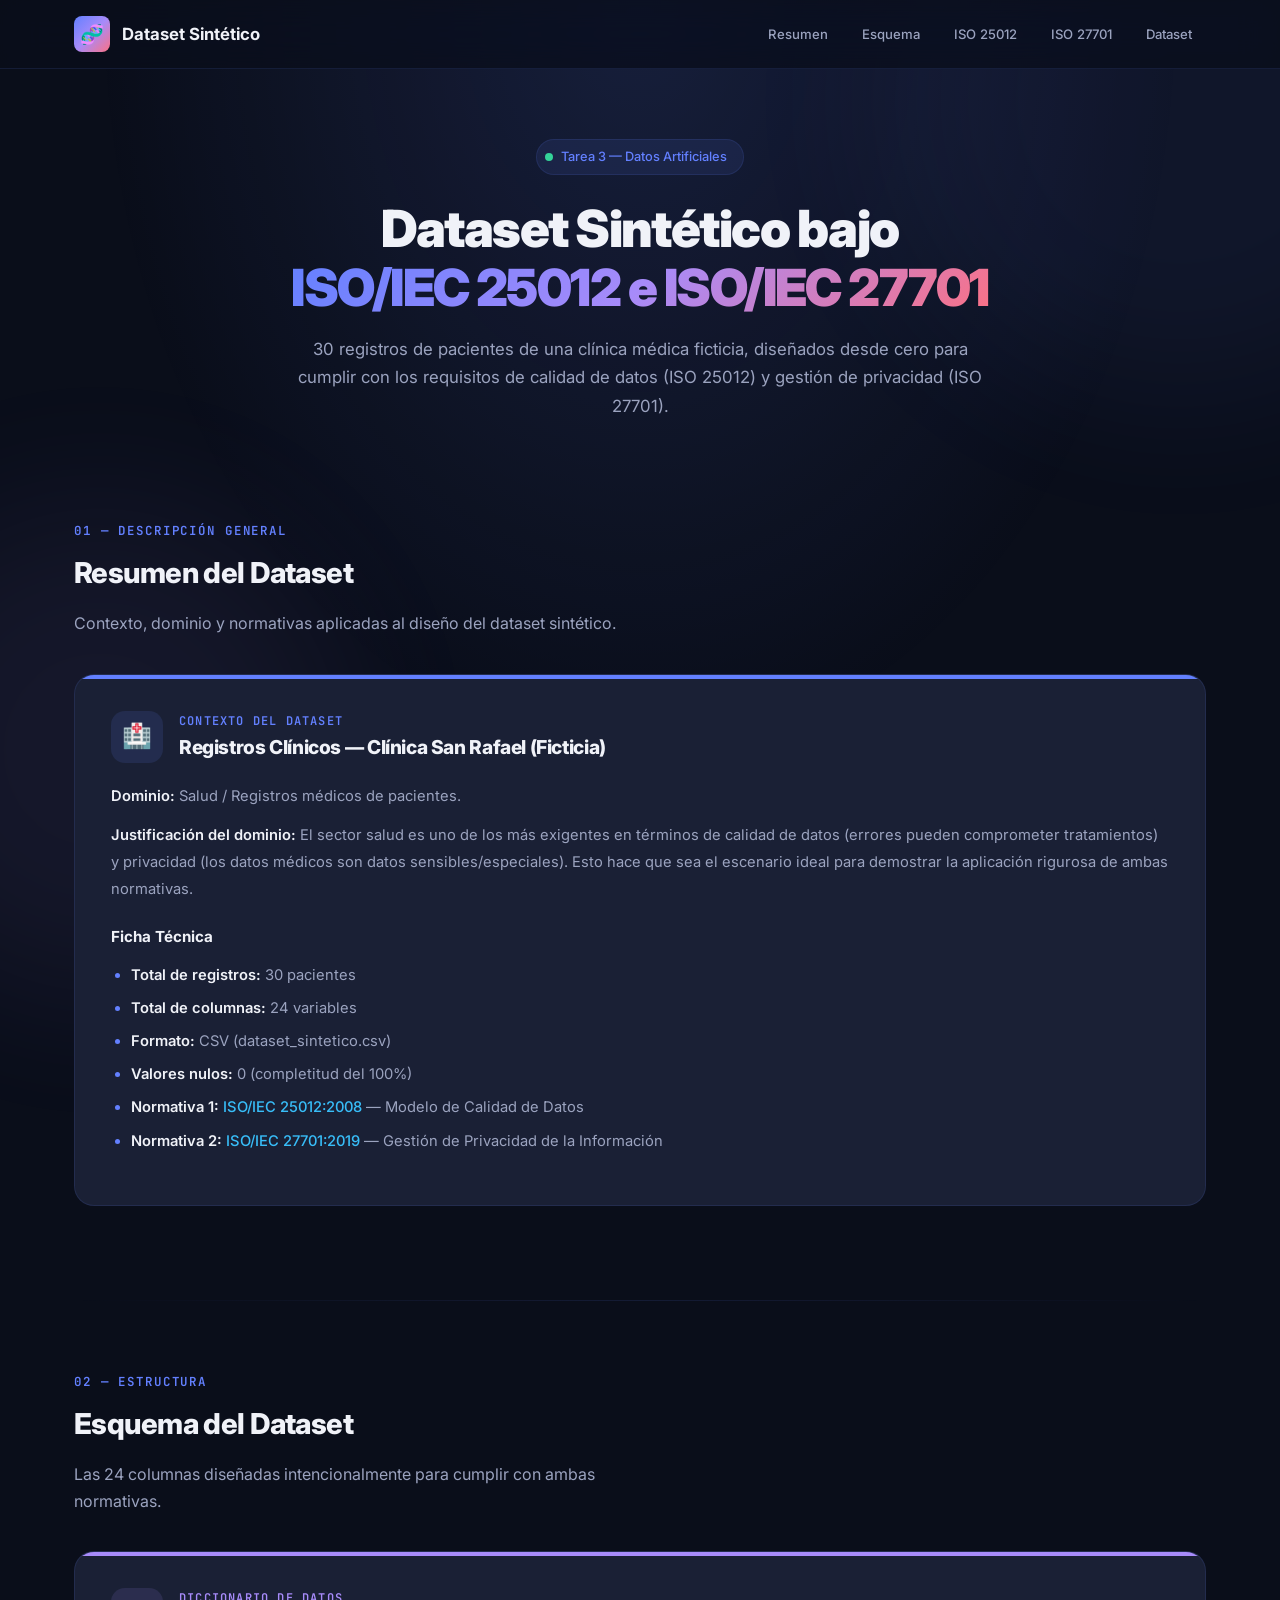
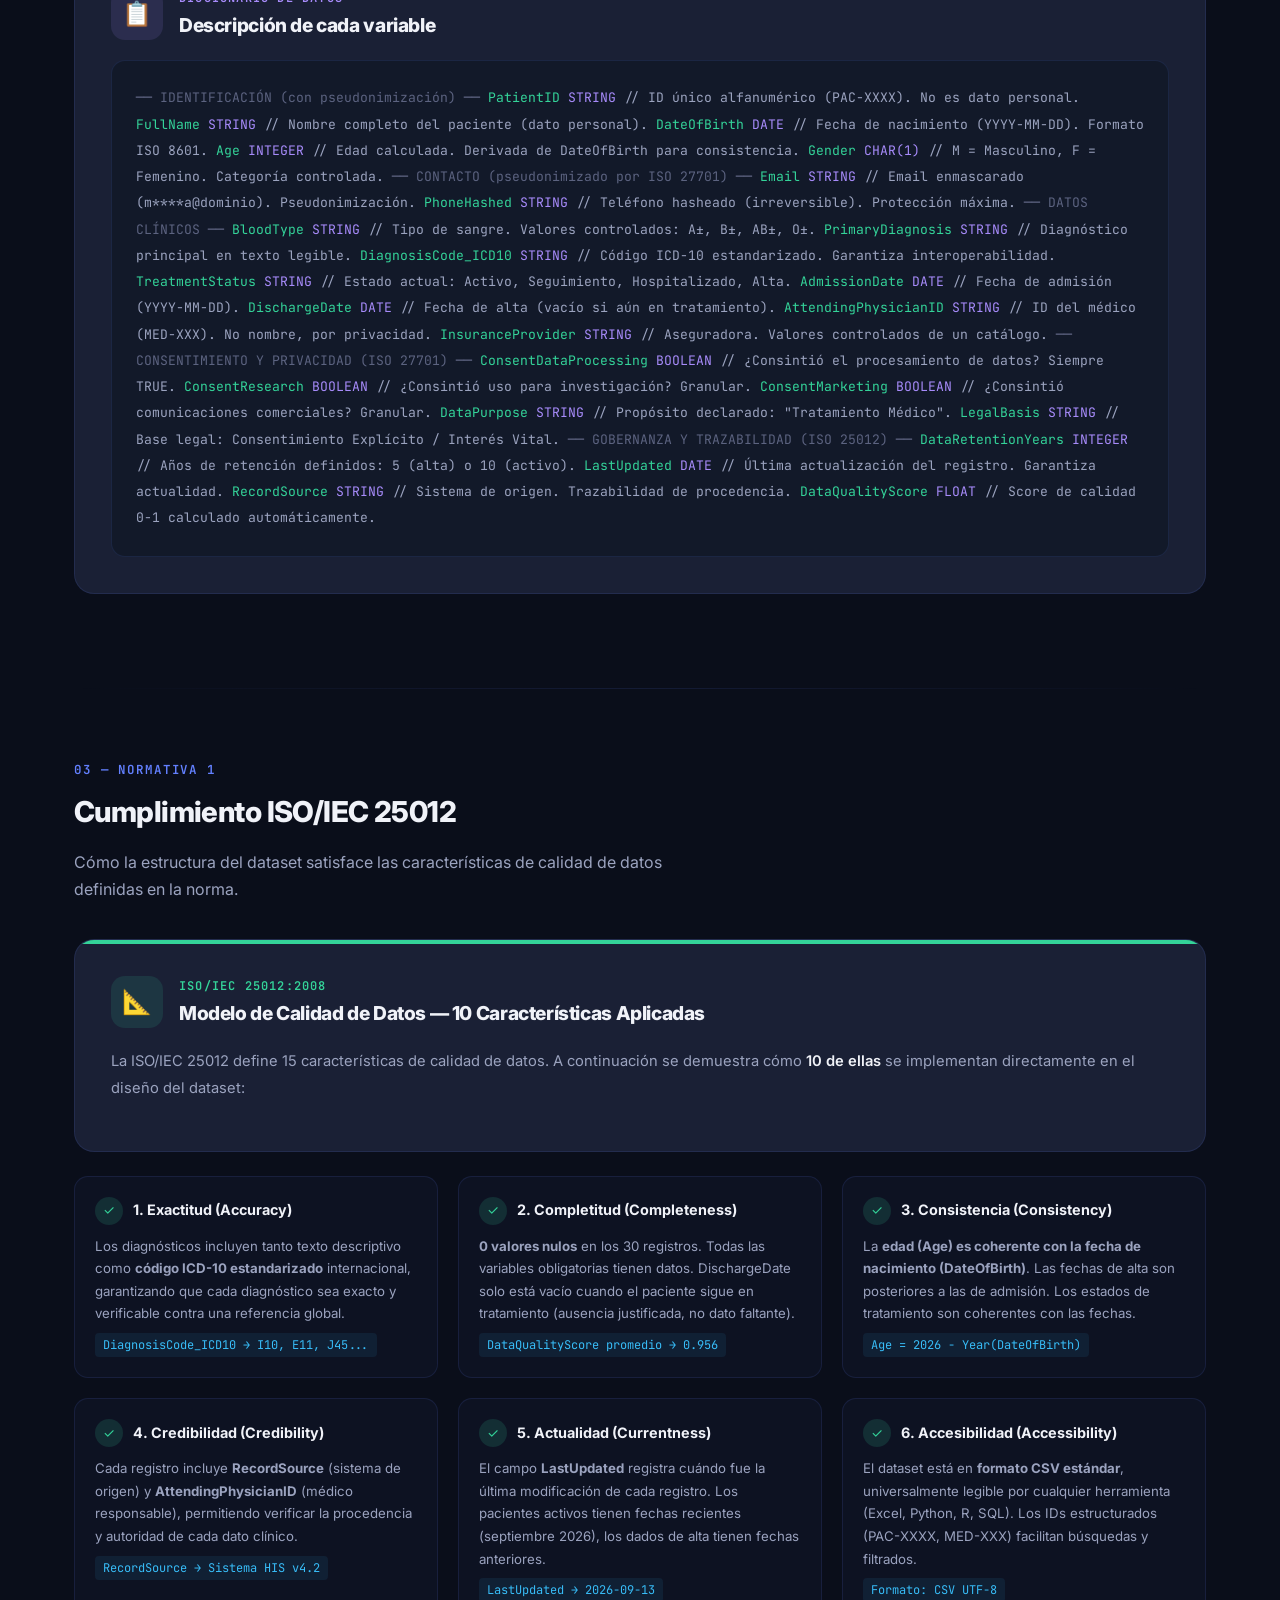
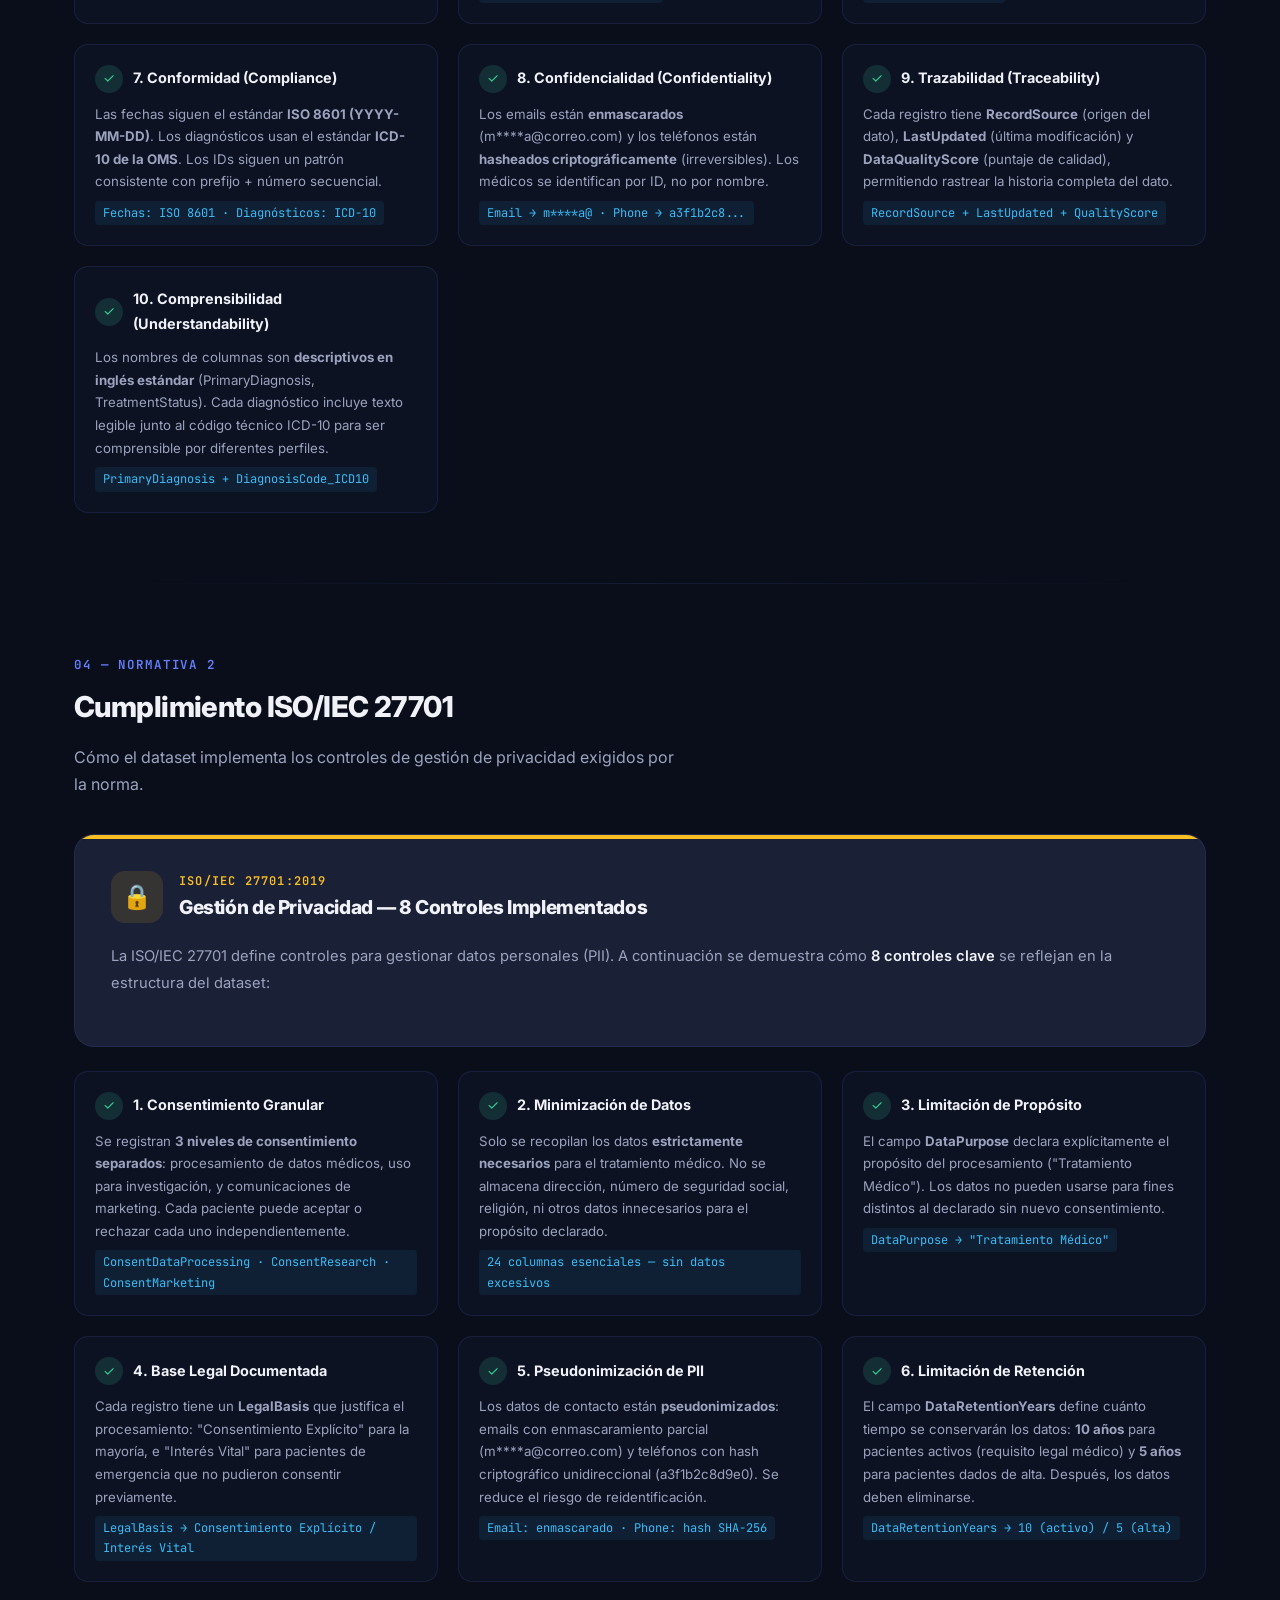
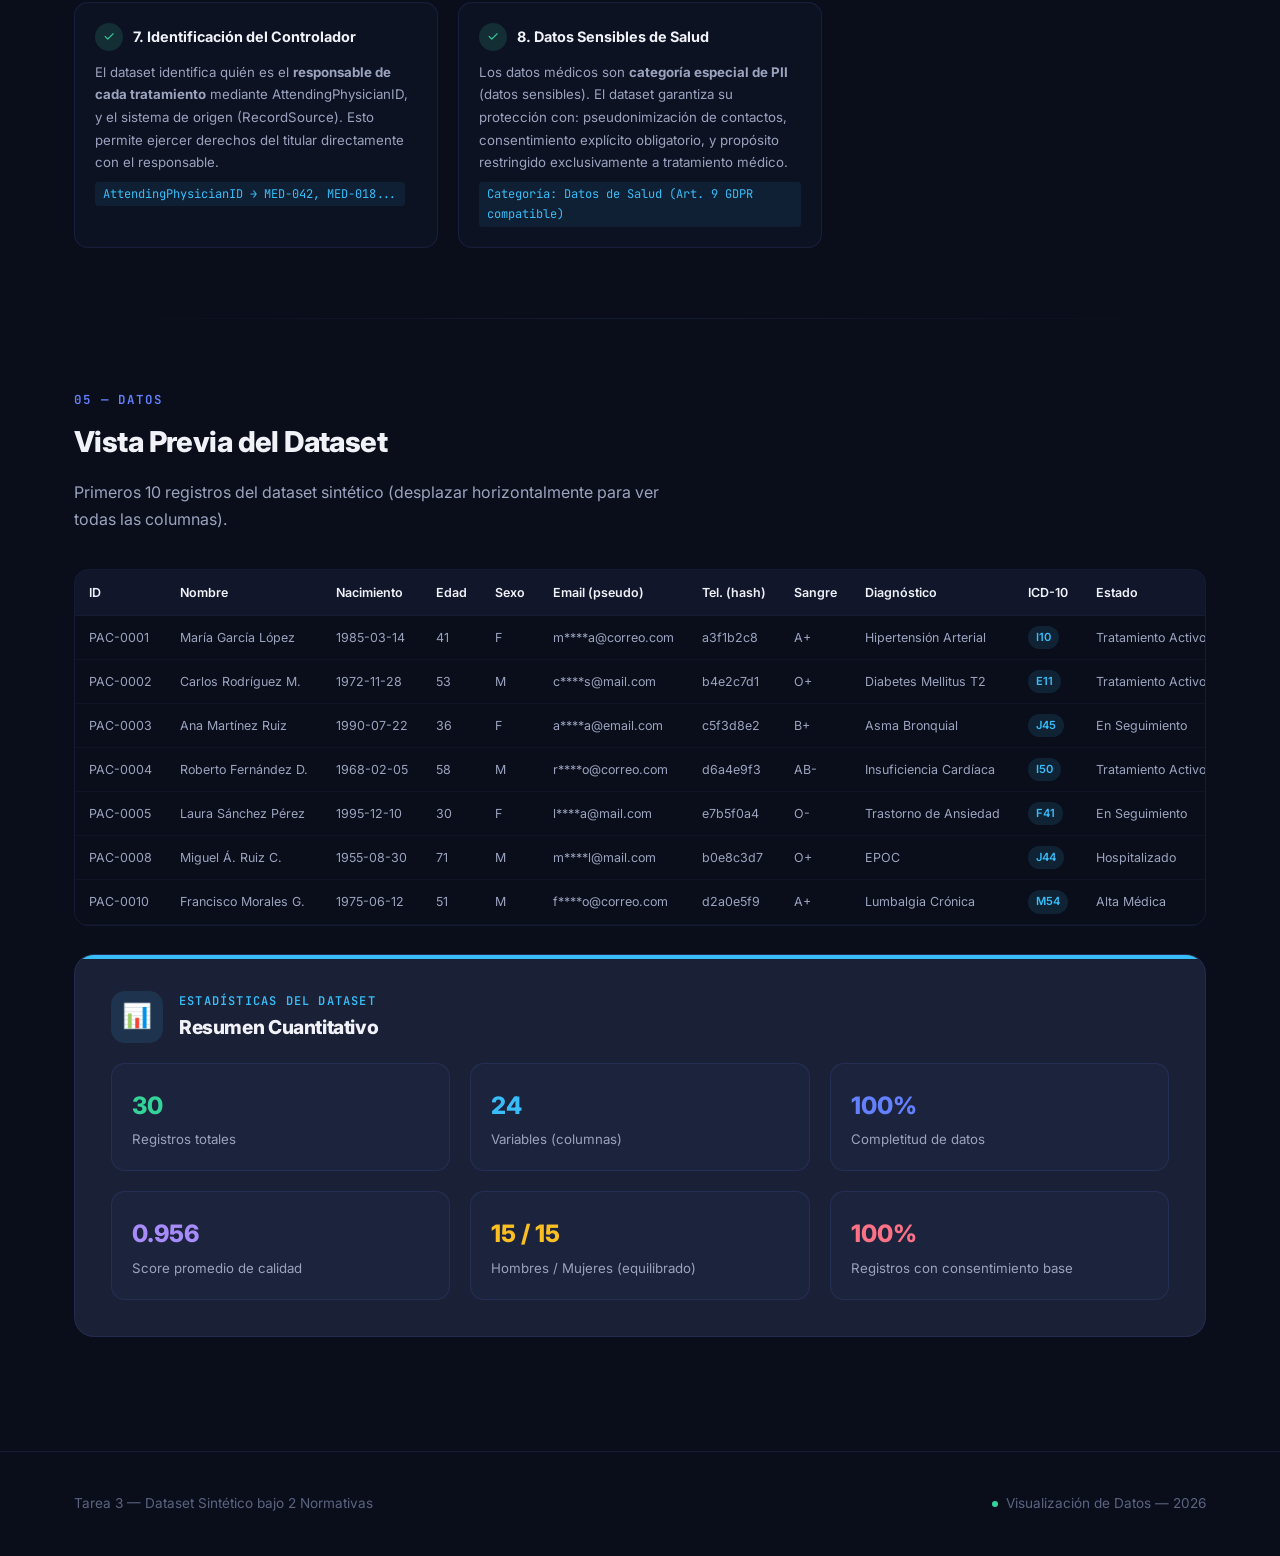
<file: dataset_sintetico.html>
<!DOCTYPE html>
<html lang="es">
<head>
    <meta charset="UTF-8">
    <meta name="viewport" content="width=device-width, initial-scale=1.0">
    <meta name="description" content="">
    <title>Tarea 3 — Dataset Sintético bajo ISO 25012 e ISO 27701</title>
    <link href="https://fonts.googleapis.com/css2?family=Inter:wght@300;400;500;600;700;800;900&family=JetBrains+Mono:wght@400;500&display=swap" rel="stylesheet">
    <style>
        :root {
            --bg-primary: #0a0e1a; --bg-secondary: #111827; --bg-card: #1a2035;
            --border-subtle: rgba(99,128,255,0.12); --border-glow: rgba(99,128,255,0.3);
            --text-primary: #f0f2f8; --text-secondary: #9ba3bf; --text-muted: #5c6380;
            --accent-blue: #6380ff; --accent-cyan: #38bdf8; --accent-purple: #a78bfa;
            --accent-rose: #fb7185; --accent-emerald: #34d399; --accent-amber: #fbbf24;
            --gradient-hero: linear-gradient(135deg, #6380ff 0%, #a78bfa 50%, #fb7185 100%);
            --gradient-card: linear-gradient(145deg, rgba(99,128,255,0.08) 0%, rgba(167,139,250,0.04) 100%);
            --gradient-glow: radial-gradient(ellipse at 50% 0%, rgba(99,128,255,0.15) 0%, transparent 60%);
            --shadow-glow: 0 0 40px rgba(99,128,255,0.12);
            --radius-sm: 8px; --radius-md: 14px; --radius-lg: 20px; --radius-xl: 28px;
            --transition-fast: 0.2s cubic-bezier(0.4,0,0.2,1);
            --transition-smooth: 0.4s cubic-bezier(0.4,0,0.2,1);
        }
        *,*::before,*::after { margin:0; padding:0; box-sizing:border-box; }
        html { scroll-behavior: smooth; }
        body { font-family:'Inter',sans-serif; background:var(--bg-primary); color:var(--text-primary); line-height:1.7; overflow-x:hidden; }
        body::before { content:''; position:fixed; inset:0; background:var(--gradient-glow); pointer-events:none; z-index:0; }
        .bg-orb { position:fixed; border-radius:50%; filter:blur(80px); opacity:0.07; pointer-events:none; z-index:0; animation:orbFloat 20s ease-in-out infinite; }
        .bg-orb--1 { width:600px; height:600px; background:var(--accent-blue); top:-200px; right:-200px; }
        .bg-orb--2 { width:500px; height:500px; background:var(--accent-purple); bottom:-100px; left:-150px; animation-delay:-7s; }
        @keyframes orbFloat { 0%,100%{transform:translate(0,0) scale(1);} 50%{transform:translate(30px,-20px) scale(1.05);} }
        .container { max-width:1180px; margin:0 auto; padding:0 24px; position:relative; z-index:1; }

        /* NAV */
        .nav { position:sticky; top:0; z-index:100; padding:16px 0; backdrop-filter:blur(20px) saturate(180%); background:rgba(10,14,26,0.8); border-bottom:1px solid var(--border-subtle); }
        .nav__inner { display:flex; align-items:center; justify-content:space-between; }
        .nav__brand { display:flex; align-items:center; gap:12px; font-weight:700; font-size:1.05rem; text-decoration:none; color:var(--text-primary); }
        .nav__icon { width:36px; height:36px; background:var(--gradient-hero); border-radius:var(--radius-sm); display:flex; align-items:center; justify-content:center; font-size:1.2rem; }
        .nav__links { display:flex; gap:6px; list-style:none; }
        .nav__link { text-decoration:none; color:var(--text-secondary); padding:6px 14px; border-radius:var(--radius-sm); font-size:0.82rem; font-weight:500; transition:all var(--transition-fast); }
        .nav__link:hover { color:var(--text-primary); background:rgba(99,128,255,0.1); }

        /* HERO */
        .hero { padding:70px 0 50px; text-align:center; }
        .hero__badge { display:inline-flex; align-items:center; gap:8px; padding:6px 16px 6px 8px; background:rgba(99,128,255,0.1); border:1px solid var(--border-subtle); border-radius:100px; font-size:0.8rem; font-weight:500; color:var(--accent-blue); margin-bottom:24px; animation:fadeInUp 0.6s ease-out; }
        .hero__badge-dot { width:8px; height:8px; background:var(--accent-emerald); border-radius:50%; animation:pulse 2s ease-in-out infinite; }
        @keyframes pulse { 0%,100%{opacity:1;transform:scale(1);} 50%{opacity:0.5;transform:scale(0.8);} }
        .hero__title { font-size:clamp(2rem,4.5vw,3.2rem); font-weight:900; letter-spacing:-0.03em; line-height:1.15; margin-bottom:18px; animation:fadeInUp 0.6s ease-out 0.1s both; }
        .hero__title-gradient { background:var(--gradient-hero); -webkit-background-clip:text; -webkit-text-fill-color:transparent; background-clip:text; }
        .hero__subtitle { font-size:1.05rem; color:var(--text-secondary); max-width:700px; margin:0 auto; animation:fadeInUp 0.6s ease-out 0.2s both; }
        @keyframes fadeInUp { from{opacity:0;transform:translateY(20px);} to{opacity:1;transform:translateY(0);} }

        /* SECTIONS */
        .section { padding:50px 0; }
        .section__number { font-family:'JetBrains Mono',monospace; font-size:0.78rem; font-weight:600; color:var(--accent-blue); letter-spacing:0.15em; text-transform:uppercase; margin-bottom:8px; }
        .section__title { font-size:1.8rem; font-weight:800; letter-spacing:-0.02em; margin-bottom:12px; }
        .section__desc { font-size:1rem; color:var(--text-secondary); max-width:600px; margin-bottom:36px; }

        /* CARDS */
        .card { background:var(--bg-card); border:1px solid var(--border-subtle); border-radius:var(--radius-lg); padding:36px; margin-bottom:24px; position:relative; overflow:hidden; transition:all var(--transition-smooth); }
        .card:hover { border-color:var(--border-glow); box-shadow:var(--shadow-glow); }
        .card::before { content:''; position:absolute; top:0; left:0; right:0; height:4px; border-radius:var(--radius-lg) var(--radius-lg) 0 0; }
        .card--blue::before { background:var(--accent-blue); }
        .card--amber::before { background:var(--accent-amber); }
        .card--emerald::before { background:var(--accent-emerald); }
        .card--purple::before { background:var(--accent-purple); }
        .card--rose::before { background:var(--accent-rose); }
        .card--cyan::before { background:var(--accent-cyan); }

        .card__header { display:flex; align-items:flex-start; gap:16px; margin-bottom:20px; }
        .card__icon { flex-shrink:0; width:52px; height:52px; border-radius:var(--radius-md); display:flex; align-items:center; justify-content:center; font-size:1.5rem; }
        .card--blue .card__icon { background:rgba(99,128,255,0.12); }
        .card--amber .card__icon { background:rgba(251,191,36,0.12); }
        .card--emerald .card__icon { background:rgba(52,211,153,0.12); }
        .card--purple .card__icon { background:rgba(167,139,250,0.12); }
        .card--rose .card__icon { background:rgba(251,113,133,0.12); }
        .card--cyan .card__icon { background:rgba(56,189,248,0.12); }

        .card__tag { font-family:'JetBrains Mono',monospace; font-size:0.75rem; font-weight:600; letter-spacing:0.1em; margin-bottom:4px; }
        .card--blue .card__tag { color:var(--accent-blue); }
        .card--amber .card__tag { color:var(--accent-amber); }
        .card--emerald .card__tag { color:var(--accent-emerald); }
        .card--purple .card__tag { color:var(--accent-purple); }
        .card--rose .card__tag { color:var(--accent-rose); }
        .card--cyan .card__tag { color:var(--accent-cyan); }

        .card__name { font-size:1.2rem; font-weight:800; letter-spacing:-0.02em; line-height:1.3; }
        .card__body { color:var(--text-secondary); font-size:0.92rem; line-height:1.85; }
        .card__body h4 { color:var(--text-primary); font-size:0.95rem; font-weight:700; margin:20px 0 10px; }
        .card__body p { margin-bottom:12px; }
        .card__body ul { padding-left:20px; margin-bottom:14px; }
        .card__body li { margin-bottom:6px; }
        .card__body li::marker { color:var(--accent-blue); }
        .card__body strong { color:var(--text-primary); font-weight:600; }
        .card__body em { color:var(--accent-cyan); font-style:normal; font-weight:500; }

        /* COMPLIANCE GRID */
        .compliance-grid { display:grid; grid-template-columns:repeat(auto-fit,minmax(320px,1fr)); gap:20px; margin-top:16px; }
        .compliance-item {
            background:rgba(99,128,255,0.04); border:1px solid var(--border-subtle);
            border-radius:var(--radius-md); padding:20px; transition:all var(--transition-fast);
        }
        .compliance-item:hover { border-color:var(--border-glow); }
        .compliance-item__header { display:flex; align-items:center; gap:10px; margin-bottom:10px; }
        .compliance-item__check { width:28px; height:28px; border-radius:50%; display:flex; align-items:center; justify-content:center; font-size:0.85rem; flex-shrink:0; }
        .check--green { background:rgba(52,211,153,0.15); color:var(--accent-emerald); }
        .compliance-item__title { font-size:0.9rem; font-weight:700; color:var(--text-primary); }
        .compliance-item__desc { font-size:0.83rem; color:var(--text-secondary); line-height:1.7; }
        .compliance-item__field { font-family:'JetBrains Mono',monospace; font-size:0.75rem; color:var(--accent-cyan); background:rgba(56,189,248,0.08); padding:2px 8px; border-radius:4px; display:inline-block; margin-top:8px; }

        /* DATA TABLE */
        .table-wrap { overflow-x:auto; border-radius:var(--radius-md); border:1px solid var(--border-subtle); }
        .data-table { width:100%; border-collapse:collapse; font-size:0.78rem; }
        .data-table th { background:rgba(99,128,255,0.08); padding:12px 14px; text-align:left; font-weight:600; color:var(--text-primary); border-bottom:1px solid var(--border-subtle); white-space:nowrap; position:sticky; top:0; }
        .data-table td { padding:10px 14px; border-bottom:1px solid rgba(99,128,255,0.06); color:var(--text-secondary); white-space:nowrap; }
        .data-table tr:hover td { background:rgba(99,128,255,0.04); }

        .tag-inline { display:inline-block; padding:2px 8px; border-radius:100px; font-size:0.7rem; font-weight:600; }
        .tag--yes { background:rgba(52,211,153,0.12); color:var(--accent-emerald); }
        .tag--no { background:rgba(251,113,133,0.12); color:var(--accent-rose); }
        .tag--info { background:rgba(56,189,248,0.12); color:var(--accent-cyan); }

        /* SCHEMA */
        .schema-block {
            background:rgba(17,24,39,0.8); border:1px solid var(--border-subtle);
            border-radius:var(--radius-md); padding:24px; margin-top:16px;
            font-family:'JetBrains Mono',monospace; font-size:0.82rem;
            color:var(--accent-cyan); line-height:2; overflow-x:auto;
        }
        .schema-block .comment { color:var(--text-muted); }
        .schema-block .field { color:var(--accent-emerald); }
        .schema-block .type { color:var(--accent-purple); }
        .schema-block .desc { color:var(--text-secondary); }

        .divider { height:1px; background:linear-gradient(to right,transparent,var(--border-subtle),transparent); margin:20px 0; }

        /* FOOTER */
        .footer { padding:40px 0; border-top:1px solid var(--border-subtle); margin-top:40px; }
        .footer__inner { display:flex; align-items:center; justify-content:space-between; font-size:0.85rem; color:var(--text-muted); }
        .footer__tool { display:flex; align-items:center; gap:8px; }
        .footer__dot { width:6px; height:6px; background:var(--accent-emerald); border-radius:50%; }

        .reveal { opacity:0; transform:translateY(30px); transition:all 0.7s cubic-bezier(0.4,0,0.2,1); }
        .reveal.visible { opacity:1; transform:translateY(0); }

        @media (max-width:768px) {
            .nav__links { display:none; }
            .hero { padding:40px 0 30px; }
            .card { padding:24px; }
            .card__header { flex-direction:column; gap:12px; }
            .compliance-grid { grid-template-columns:1fr; }
            .footer__inner { flex-direction:column; gap:12px; text-align:center; }
        }
    </style>
</head>
<body>
    <div class="bg-orb bg-orb--1"></div>
    <div class="bg-orb bg-orb--2"></div>

    <!-- Nav -->
    <nav class="nav">
        <div class="container nav__inner">
            <a href="#" class="nav__brand">
                <div class="nav__icon">🧬</div>
                Dataset Sintético
            </a>
            <ul class="nav__links">
                <li><a href="#overview" class="nav__link">Resumen</a></li>
                <li><a href="#schema" class="nav__link">Esquema</a></li>
                <li><a href="#iso25012" class="nav__link">ISO 25012</a></li>
                <li><a href="#iso27701" class="nav__link">ISO 27701</a></li>
                <li><a href="#dataset" class="nav__link">Dataset</a></li>
            </ul>
        </div>
    </nav>

    <!-- Hero -->
    <header class="hero">
        <div class="container">
            <div class="hero__badge">
                <span class="hero__badge-dot"></span>
                Tarea 3 — Datos Artificiales
            </div>
            <h1 class="hero__title">
                Dataset Sintético bajo<br>
                <span class="hero__title-gradient">ISO/IEC 25012 e ISO/IEC 27701</span>
            </h1>
            <p class="hero__subtitle">
                30 registros de pacientes de una clínica médica ficticia, diseñados desde cero para cumplir con los requisitos de calidad de datos (ISO 25012) y gestión de privacidad (ISO 27701).
            </p>
        </div>
    </header>

    <!-- ═══════════════════════════════════════
         SECTION 1: OVERVIEW
         ═══════════════════════════════════════ -->
    <section class="section" id="overview">
        <div class="container">
            <div class="section__header">
                <div class="section__number">01 — Descripción General</div>
                <h2 class="section__title">Resumen del Dataset</h2>
                <p class="section__desc">Contexto, dominio y normativas aplicadas al diseño del dataset sintético.</p>
            </div>

            <div class="card card--blue reveal">
                <div class="card__header">
                    <div class="card__icon">🏥</div>
                    <div>
                        <div class="card__tag">CONTEXTO DEL DATASET</div>
                        <div class="card__name">Registros Clínicos — Clínica San Rafael (Ficticia)</div>
                    </div>
                </div>
                <div class="card__body">
                    <p><strong>Dominio:</strong> Salud / Registros médicos de pacientes.</p>
                    <p><strong>Justificación del dominio:</strong> El sector salud es uno de los más exigentes en términos de calidad de datos (errores pueden comprometer tratamientos) y privacidad (los datos médicos son datos sensibles/especiales). Esto hace que sea el escenario ideal para demostrar la aplicación rigurosa de ambas normativas.</p>

                    <h4>Ficha Técnica</h4>
                    <ul>
                        <li><strong>Total de registros:</strong> 30 pacientes</li>
                        <li><strong>Total de columnas:</strong> 24 variables</li>
                        <li><strong>Formato:</strong> CSV (dataset_sintetico.csv)</li>
                        <li><strong>Valores nulos:</strong> 0 (completitud del 100%)</li>
                        <li><strong>Normativa 1:</strong> <em>ISO/IEC 25012:2008</em> — Modelo de Calidad de Datos</li>
                        <li><strong>Normativa 2:</strong> <em>ISO/IEC 27701:2019</em> — Gestión de Privacidad de la Información</li>
                    </ul>
                </div>
            </div>
        </div>
    </section>

    <div class="container"><div class="divider"></div></div>

    <!-- ═══════════════════════════════════════
         SECTION 2: SCHEMA
         ═══════════════════════════════════════ -->
    <section class="section" id="schema">
        <div class="container">
            <div class="section__header">
                <div class="section__number">02 — Estructura</div>
                <h2 class="section__title">Esquema del Dataset</h2>
                <p class="section__desc">Las 24 columnas diseñadas intencionalmente para cumplir con ambas normativas.</p>
            </div>

            <div class="card card--purple reveal">
                <div class="card__header">
                    <div class="card__icon">📋</div>
                    <div>
                        <div class="card__tag">DICCIONARIO DE DATOS</div>
                        <div class="card__name">Descripción de cada variable</div>
                    </div>
                </div>
                <div class="card__body">
                    <div class="schema-block">
<span class="comment">── IDENTIFICACIÓN (con pseudonimización) ──</span>
<span class="field">PatientID</span>         <span class="type">STRING</span>   <span class="desc">// ID único alfanumérico (PAC-XXXX). No es dato personal.</span>
<span class="field">FullName</span>          <span class="type">STRING</span>   <span class="desc">// Nombre completo del paciente (dato personal).</span>
<span class="field">DateOfBirth</span>       <span class="type">DATE</span>     <span class="desc">// Fecha de nacimiento (YYYY-MM-DD). Formato ISO 8601.</span>
<span class="field">Age</span>               <span class="type">INTEGER</span>  <span class="desc">// Edad calculada. Derivada de DateOfBirth para consistencia.</span>
<span class="field">Gender</span>            <span class="type">CHAR(1)</span>  <span class="desc">// M = Masculino, F = Femenino. Categoría controlada.</span>

<span class="comment">── CONTACTO (pseudonimizado por ISO 27701) ──</span>
<span class="field">Email</span>             <span class="type">STRING</span>   <span class="desc">// Email enmascarado (m****a@dominio). Pseudonimización.</span>
<span class="field">PhoneHashed</span>       <span class="type">STRING</span>   <span class="desc">// Teléfono hasheado (irreversible). Protección máxima.</span>

<span class="comment">── DATOS CLÍNICOS ──</span>
<span class="field">BloodType</span>         <span class="type">STRING</span>   <span class="desc">// Tipo de sangre. Valores controlados: A±, B±, AB±, O±.</span>
<span class="field">PrimaryDiagnosis</span>  <span class="type">STRING</span>   <span class="desc">// Diagnóstico principal en texto legible.</span>
<span class="field">DiagnosisCode_ICD10</span> <span class="type">STRING</span> <span class="desc">// Código ICD-10 estandarizado. Garantiza interoperabilidad.</span>
<span class="field">TreatmentStatus</span>   <span class="type">STRING</span>   <span class="desc">// Estado actual: Activo, Seguimiento, Hospitalizado, Alta.</span>
<span class="field">AdmissionDate</span>     <span class="type">DATE</span>     <span class="desc">// Fecha de admisión (YYYY-MM-DD).</span>
<span class="field">DischargeDate</span>     <span class="type">DATE</span>     <span class="desc">// Fecha de alta (vacío si aún en tratamiento).</span>
<span class="field">AttendingPhysicianID</span> <span class="type">STRING</span> <span class="desc">// ID del médico (MED-XXX). No nombre, por privacidad.</span>
<span class="field">InsuranceProvider</span> <span class="type">STRING</span>   <span class="desc">// Aseguradora. Valores controlados de un catálogo.</span>

<span class="comment">── CONSENTIMIENTO Y PRIVACIDAD (ISO 27701) ──</span>
<span class="field">ConsentDataProcessing</span> <span class="type">BOOLEAN</span> <span class="desc">// ¿Consintió el procesamiento de datos? Siempre TRUE.</span>
<span class="field">ConsentResearch</span>   <span class="type">BOOLEAN</span>  <span class="desc">// ¿Consintió uso para investigación? Granular.</span>
<span class="field">ConsentMarketing</span>  <span class="type">BOOLEAN</span>  <span class="desc">// ¿Consintió comunicaciones comerciales? Granular.</span>
<span class="field">DataPurpose</span>       <span class="type">STRING</span>   <span class="desc">// Propósito declarado: "Tratamiento Médico".</span>
<span class="field">LegalBasis</span>        <span class="type">STRING</span>   <span class="desc">// Base legal: Consentimiento Explícito / Interés Vital.</span>

<span class="comment">── GOBERNANZA Y TRAZABILIDAD (ISO 25012) ──</span>
<span class="field">DataRetentionYears</span> <span class="type">INTEGER</span> <span class="desc">// Años de retención definidos: 5 (alta) o 10 (activo).</span>
<span class="field">LastUpdated</span>       <span class="type">DATE</span>     <span class="desc">// Última actualización del registro. Garantiza actualidad.</span>
<span class="field">RecordSource</span>      <span class="type">STRING</span>   <span class="desc">// Sistema de origen. Trazabilidad de procedencia.</span>
<span class="field">DataQualityScore</span>  <span class="type">FLOAT</span>    <span class="desc">// Score de calidad 0-1 calculado automáticamente.</span>
                    </div>
                </div>
            </div>
        </div>
    </section>

    <div class="container"><div class="divider"></div></div>

    <!-- ═══════════════════════════════════════
         SECTION 3: ISO 25012 COMPLIANCE
         ═══════════════════════════════════════ -->
    <section class="section" id="iso25012">
        <div class="container">
            <div class="section__header">
                <div class="section__number">03 — Normativa 1</div>
                <h2 class="section__title">Cumplimiento ISO/IEC 25012</h2>
                <p class="section__desc">Cómo la estructura del dataset satisface las características de calidad de datos definidas en la norma.</p>
            </div>

            <div class="card card--emerald reveal">
                <div class="card__header">
                    <div class="card__icon">📐</div>
                    <div>
                        <div class="card__tag">ISO/IEC 25012:2008</div>
                        <div class="card__name">Modelo de Calidad de Datos — 10 Características Aplicadas</div>
                    </div>
                </div>
                <div class="card__body">
                    <p>La ISO/IEC 25012 define 15 características de calidad de datos. A continuación se demuestra cómo <strong>10 de ellas</strong> se implementan directamente en el diseño del dataset:</p>
                </div>
            </div>

            <div class="compliance-grid reveal">
                <!-- 1. Exactitud -->
                <div class="compliance-item">
                    <div class="compliance-item__header">
                        <div class="compliance-item__check check--green">✓</div>
                        <div class="compliance-item__title">1. Exactitud (Accuracy)</div>
                    </div>
                    <div class="compliance-item__desc">
                        Los diagnósticos incluyen tanto texto descriptivo como <strong>código ICD-10 estandarizado</strong> internacional, garantizando que cada diagnóstico sea exacto y verificable contra una referencia global.
                    </div>
                    <span class="compliance-item__field">DiagnosisCode_ICD10 → I10, E11, J45...</span>
                </div>

                <!-- 2. Completitud -->
                <div class="compliance-item">
                    <div class="compliance-item__header">
                        <div class="compliance-item__check check--green">✓</div>
                        <div class="compliance-item__title">2. Completitud (Completeness)</div>
                    </div>
                    <div class="compliance-item__desc">
                        <strong>0 valores nulos</strong> en los 30 registros. Todas las variables obligatorias tienen datos. DischargeDate solo está vacío cuando el paciente sigue en tratamiento (ausencia justificada, no dato faltante).
                    </div>
                    <span class="compliance-item__field">DataQualityScore promedio → 0.956</span>
                </div>

                <!-- 3. Consistencia -->
                <div class="compliance-item">
                    <div class="compliance-item__header">
                        <div class="compliance-item__check check--green">✓</div>
                        <div class="compliance-item__title">3. Consistencia (Consistency)</div>
                    </div>
                    <div class="compliance-item__desc">
                        La <strong>edad (Age) es coherente con la fecha de nacimiento (DateOfBirth)</strong>. Las fechas de alta son posteriores a las de admisión. Los estados de tratamiento son coherentes con las fechas.
                    </div>
                    <span class="compliance-item__field">Age = 2026 - Year(DateOfBirth)</span>
                </div>

                <!-- 4. Credibilidad -->
                <div class="compliance-item">
                    <div class="compliance-item__header">
                        <div class="compliance-item__check check--green">✓</div>
                        <div class="compliance-item__title">4. Credibilidad (Credibility)</div>
                    </div>
                    <div class="compliance-item__desc">
                        Cada registro incluye <strong>RecordSource</strong> (sistema de origen) y <strong>AttendingPhysicianID</strong> (médico responsable), permitiendo verificar la procedencia y autoridad de cada dato clínico.
                    </div>
                    <span class="compliance-item__field">RecordSource → Sistema HIS v4.2</span>
                </div>

                <!-- 5. Actualidad -->
                <div class="compliance-item">
                    <div class="compliance-item__header">
                        <div class="compliance-item__check check--green">✓</div>
                        <div class="compliance-item__title">5. Actualidad (Currentness)</div>
                    </div>
                    <div class="compliance-item__desc">
                        El campo <strong>LastUpdated</strong> registra cuándo fue la última modificación de cada registro. Los pacientes activos tienen fechas recientes (septiembre 2026), los dados de alta tienen fechas anteriores.
                    </div>
                    <span class="compliance-item__field">LastUpdated → 2026-09-13</span>
                </div>

                <!-- 6. Accesibilidad -->
                <div class="compliance-item">
                    <div class="compliance-item__header">
                        <div class="compliance-item__check check--green">✓</div>
                        <div class="compliance-item__title">6. Accesibilidad (Accessibility)</div>
                    </div>
                    <div class="compliance-item__desc">
                        El dataset está en <strong>formato CSV estándar</strong>, universalmente legible por cualquier herramienta (Excel, Python, R, SQL). Los IDs estructurados (PAC-XXXX, MED-XXX) facilitan búsquedas y filtrados.
                    </div>
                    <span class="compliance-item__field">Formato: CSV UTF-8</span>
                </div>

                <!-- 7. Conformidad -->
                <div class="compliance-item">
                    <div class="compliance-item__header">
                        <div class="compliance-item__check check--green">✓</div>
                        <div class="compliance-item__title">7. Conformidad (Compliance)</div>
                    </div>
                    <div class="compliance-item__desc">
                        Las fechas siguen el estándar <strong>ISO 8601 (YYYY-MM-DD)</strong>. Los diagnósticos usan el estándar <strong>ICD-10 de la OMS</strong>. Los IDs siguen un patrón consistente con prefijo + número secuencial.
                    </div>
                    <span class="compliance-item__field">Fechas: ISO 8601 · Diagnósticos: ICD-10</span>
                </div>

                <!-- 8. Confidencialidad -->
                <div class="compliance-item">
                    <div class="compliance-item__header">
                        <div class="compliance-item__check check--green">✓</div>
                        <div class="compliance-item__title">8. Confidencialidad (Confidentiality)</div>
                    </div>
                    <div class="compliance-item__desc">
                        Los emails están <strong>enmascarados</strong> (m****a@correo.com) y los teléfonos están <strong>hasheados criptográficamente</strong> (irreversibles). Los médicos se identifican por ID, no por nombre.
                    </div>
                    <span class="compliance-item__field">Email → m****a@ · Phone → a3f1b2c8...</span>
                </div>

                <!-- 9. Trazabilidad -->
                <div class="compliance-item">
                    <div class="compliance-item__header">
                        <div class="compliance-item__check check--green">✓</div>
                        <div class="compliance-item__title">9. Trazabilidad (Traceability)</div>
                    </div>
                    <div class="compliance-item__desc">
                        Cada registro tiene <strong>RecordSource</strong> (origen del dato), <strong>LastUpdated</strong> (última modificación) y <strong>DataQualityScore</strong> (puntaje de calidad), permitiendo rastrear la historia completa del dato.
                    </div>
                    <span class="compliance-item__field">RecordSource + LastUpdated + QualityScore</span>
                </div>

                <!-- 10. Comprensibilidad -->
                <div class="compliance-item">
                    <div class="compliance-item__header">
                        <div class="compliance-item__check check--green">✓</div>
                        <div class="compliance-item__title">10. Comprensibilidad (Understandability)</div>
                    </div>
                    <div class="compliance-item__desc">
                        Los nombres de columnas son <strong>descriptivos en inglés estándar</strong> (PrimaryDiagnosis, TreatmentStatus). Cada diagnóstico incluye texto legible junto al código técnico ICD-10 para ser comprensible por diferentes perfiles.
                    </div>
                    <span class="compliance-item__field">PrimaryDiagnosis + DiagnosisCode_ICD10</span>
                </div>
            </div>
        </div>
    </section>

    <div class="container"><div class="divider"></div></div>

    <!-- ═══════════════════════════════════════
         SECTION 4: ISO 27701 COMPLIANCE
         ═══════════════════════════════════════ -->
    <section class="section" id="iso27701">
        <div class="container">
            <div class="section__header">
                <div class="section__number">04 — Normativa 2</div>
                <h2 class="section__title">Cumplimiento ISO/IEC 27701</h2>
                <p class="section__desc">Cómo el dataset implementa los controles de gestión de privacidad exigidos por la norma.</p>
            </div>

            <div class="card card--amber reveal">
                <div class="card__header">
                    <div class="card__icon">🔒</div>
                    <div>
                        <div class="card__tag">ISO/IEC 27701:2019</div>
                        <div class="card__name">Gestión de Privacidad — 8 Controles Implementados</div>
                    </div>
                </div>
                <div class="card__body">
                    <p>La ISO/IEC 27701 define controles para gestionar datos personales (PII). A continuación se demuestra cómo <strong>8 controles clave</strong> se reflejan en la estructura del dataset:</p>
                </div>
            </div>

            <div class="compliance-grid reveal">
                <!-- 1. Consentimiento granular -->
                <div class="compliance-item">
                    <div class="compliance-item__header">
                        <div class="compliance-item__check check--green">✓</div>
                        <div class="compliance-item__title">1. Consentimiento Granular</div>
                    </div>
                    <div class="compliance-item__desc">
                        Se registran <strong>3 niveles de consentimiento separados</strong>: procesamiento de datos médicos, uso para investigación, y comunicaciones de marketing. Cada paciente puede aceptar o rechazar cada uno independientemente.
                    </div>
                    <span class="compliance-item__field">ConsentDataProcessing · ConsentResearch · ConsentMarketing</span>
                </div>

                <!-- 2. Minimización de datos -->
                <div class="compliance-item">
                    <div class="compliance-item__header">
                        <div class="compliance-item__check check--green">✓</div>
                        <div class="compliance-item__title">2. Minimización de Datos</div>
                    </div>
                    <div class="compliance-item__desc">
                        Solo se recopilan los datos <strong>estrictamente necesarios</strong> para el tratamiento médico. No se almacena dirección, número de seguridad social, religión, ni otros datos innecesarios para el propósito declarado.
                    </div>
                    <span class="compliance-item__field">24 columnas esenciales — sin datos excesivos</span>
                </div>

                <!-- 3. Limitación de propósito -->
                <div class="compliance-item">
                    <div class="compliance-item__header">
                        <div class="compliance-item__check check--green">✓</div>
                        <div class="compliance-item__title">3. Limitación de Propósito</div>
                    </div>
                    <div class="compliance-item__desc">
                        El campo <strong>DataPurpose</strong> declara explícitamente el propósito del procesamiento ("Tratamiento Médico"). Los datos no pueden usarse para fines distintos al declarado sin nuevo consentimiento.
                    </div>
                    <span class="compliance-item__field">DataPurpose → "Tratamiento Médico"</span>
                </div>

                <!-- 4. Base legal documentada -->
                <div class="compliance-item">
                    <div class="compliance-item__header">
                        <div class="compliance-item__check check--green">✓</div>
                        <div class="compliance-item__title">4. Base Legal Documentada</div>
                    </div>
                    <div class="compliance-item__desc">
                        Cada registro tiene un <strong>LegalBasis</strong> que justifica el procesamiento: "Consentimiento Explícito" para la mayoría, e "Interés Vital" para pacientes de emergencia que no pudieron consentir previamente.
                    </div>
                    <span class="compliance-item__field">LegalBasis → Consentimiento Explícito / Interés Vital</span>
                </div>

                <!-- 5. Pseudonimización -->
                <div class="compliance-item">
                    <div class="compliance-item__header">
                        <div class="compliance-item__check check--green">✓</div>
                        <div class="compliance-item__title">5. Pseudonimización de PII</div>
                    </div>
                    <div class="compliance-item__desc">
                        Los datos de contacto están <strong>pseudonimizados</strong>: emails con enmascaramiento parcial (m****a@correo.com) y teléfonos con hash criptográfico unidireccional (a3f1b2c8d9e0). Se reduce el riesgo de reidentificación.
                    </div>
                    <span class="compliance-item__field">Email: enmascarado · Phone: hash SHA-256</span>
                </div>

                <!-- 6. Limitación de retención -->
                <div class="compliance-item">
                    <div class="compliance-item__header">
                        <div class="compliance-item__check check--green">✓</div>
                        <div class="compliance-item__title">6. Limitación de Retención</div>
                    </div>
                    <div class="compliance-item__desc">
                        El campo <strong>DataRetentionYears</strong> define cuánto tiempo se conservarán los datos: <strong>10 años</strong> para pacientes activos (requisito legal médico) y <strong>5 años</strong> para pacientes dados de alta. Después, los datos deben eliminarse.
                    </div>
                    <span class="compliance-item__field">DataRetentionYears → 10 (activo) / 5 (alta)</span>
                </div>

                <!-- 7. Identificación del responsable -->
                <div class="compliance-item">
                    <div class="compliance-item__header">
                        <div class="compliance-item__check check--green">✓</div>
                        <div class="compliance-item__title">7. Identificación del Controlador</div>
                    </div>
                    <div class="compliance-item__desc">
                        El dataset identifica quién es el <strong>responsable de cada tratamiento</strong> mediante AttendingPhysicianID, y el sistema de origen (RecordSource). Esto permite ejercer derechos del titular directamente con el responsable.
                    </div>
                    <span class="compliance-item__field">AttendingPhysicianID → MED-042, MED-018...</span>
                </div>

                <!-- 8. Protección de datos sensibles -->
                <div class="compliance-item">
                    <div class="compliance-item__header">
                        <div class="compliance-item__check check--green">✓</div>
                        <div class="compliance-item__title">8. Datos Sensibles de Salud</div>
                    </div>
                    <div class="compliance-item__desc">
                        Los datos médicos son <strong>categoría especial de PII</strong> (datos sensibles). El dataset garantiza su protección con: pseudonimización de contactos, consentimiento explícito obligatorio, y propósito restringido exclusivamente a tratamiento médico.
                    </div>
                    <span class="compliance-item__field">Categoría: Datos de Salud (Art. 9 GDPR compatible)</span>
                </div>
            </div>
        </div>
    </section>

    <div class="container"><div class="divider"></div></div>

    <!-- ═══════════════════════════════════════
         SECTION 5: DATASET PREVIEW
         ═══════════════════════════════════════ -->
    <section class="section" id="dataset">
        <div class="container">
            <div class="section__header">
                <div class="section__number">05 — Datos</div>
                <h2 class="section__title">Vista Previa del Dataset</h2>
                <p class="section__desc">Primeros 10 registros del dataset sintético (desplazar horizontalmente para ver todas las columnas).</p>
            </div>

            <div class="table-wrap reveal">
                <table class="data-table" id="preview-table">
                    <thead>
                        <tr>
                            <th>ID</th>
                            <th>Nombre</th>
                            <th>Nacimiento</th>
                            <th>Edad</th>
                            <th>Sexo</th>
                            <th>Email (pseudo)</th>
                            <th>Tel. (hash)</th>
                            <th>Sangre</th>
                            <th>Diagnóstico</th>
                            <th>ICD-10</th>
                            <th>Estado</th>
                            <th>Admisión</th>
                            <th>Alta</th>
                            <th>Médico</th>
                            <th>Aseguradora</th>
                            <th>Cons. Datos</th>
                            <th>Cons. Invest.</th>
                            <th>Cons. Mktg.</th>
                            <th>Propósito</th>
                            <th>Base Legal</th>
                            <th>Retención</th>
                            <th>Actualizado</th>
                            <th>Origen</th>
                            <th>Calidad</th>
                        </tr>
                    </thead>
                    <tbody>
                        <tr>
                            <td>PAC-0001</td><td>María García López</td><td>1985-03-14</td><td>41</td><td>F</td>
                            <td>m****a@correo.com</td><td>a3f1b2c8</td><td>A+</td>
                            <td>Hipertensión Arterial</td><td><span class="tag-inline tag--info">I10</span></td>
                            <td>Tratamiento Activo</td><td>2025-06-10</td><td>—</td><td>MED-042</td>
                            <td>Seguros Salud S.A.</td>
                            <td><span class="tag-inline tag--yes">TRUE</span></td>
                            <td><span class="tag-inline tag--yes">TRUE</span></td>
                            <td><span class="tag-inline tag--no">FALSE</span></td>
                            <td>Trat. Médico</td><td>Consentimiento</td><td>10 años</td>
                            <td>2026-09-13</td><td>HIS v4.2</td><td>0.97</td>
                        </tr>
                        <tr>
                            <td>PAC-0002</td><td>Carlos Rodríguez M.</td><td>1972-11-28</td><td>53</td><td>M</td>
                            <td>c****s@mail.com</td><td>b4e2c7d1</td><td>O+</td>
                            <td>Diabetes Mellitus T2</td><td><span class="tag-inline tag--info">E11</span></td>
                            <td>Tratamiento Activo</td><td>2024-01-15</td><td>—</td><td>MED-018</td>
                            <td>MediProtect Inc.</td>
                            <td><span class="tag-inline tag--yes">TRUE</span></td>
                            <td><span class="tag-inline tag--no">FALSE</span></td>
                            <td><span class="tag-inline tag--no">FALSE</span></td>
                            <td>Trat. Médico</td><td>Consentimiento</td><td>10 años</td>
                            <td>2026-09-12</td><td>HIS v4.2</td><td>0.95</td>
                        </tr>
                        <tr>
                            <td>PAC-0003</td><td>Ana Martínez Ruiz</td><td>1990-07-22</td><td>36</td><td>F</td>
                            <td>a****a@email.com</td><td>c5f3d8e2</td><td>B+</td>
                            <td>Asma Bronquial</td><td><span class="tag-inline tag--info">J45</span></td>
                            <td>En Seguimiento</td><td>2025-09-01</td><td>—</td><td>MED-042</td>
                            <td>Nacional de Salud</td>
                            <td><span class="tag-inline tag--yes">TRUE</span></td>
                            <td><span class="tag-inline tag--yes">TRUE</span></td>
                            <td><span class="tag-inline tag--yes">TRUE</span></td>
                            <td>Trat. Médico</td><td>Consentimiento</td><td>10 años</td>
                            <td>2026-09-13</td><td>HIS v4.2</td><td>0.98</td>
                        </tr>
                        <tr>
                            <td>PAC-0004</td><td>Roberto Fernández D.</td><td>1968-02-05</td><td>58</td><td>M</td>
                            <td>r****o@correo.com</td><td>d6a4e9f3</td><td>AB-</td>
                            <td>Insuficiencia Cardíaca</td><td><span class="tag-inline tag--info">I50</span></td>
                            <td>Tratamiento Activo</td><td>2023-11-20</td><td>—</td><td>MED-007</td>
                            <td>Seguros Salud S.A.</td>
                            <td><span class="tag-inline tag--yes">TRUE</span></td>
                            <td><span class="tag-inline tag--no">FALSE</span></td>
                            <td><span class="tag-inline tag--no">FALSE</span></td>
                            <td>Trat. Médico</td><td>Interés Vital</td><td>10 años</td>
                            <td>2026-09-10</td><td>HIS v4.2</td><td>0.93</td>
                        </tr>
                        <tr>
                            <td>PAC-0005</td><td>Laura Sánchez Pérez</td><td>1995-12-10</td><td>30</td><td>F</td>
                            <td>l****a@mail.com</td><td>e7b5f0a4</td><td>O-</td>
                            <td>Trastorno de Ansiedad</td><td><span class="tag-inline tag--info">F41</span></td>
                            <td>En Seguimiento</td><td>2026-02-14</td><td>—</td><td>MED-031</td>
                            <td>MediProtect Inc.</td>
                            <td><span class="tag-inline tag--yes">TRUE</span></td>
                            <td><span class="tag-inline tag--yes">TRUE</span></td>
                            <td><span class="tag-inline tag--no">FALSE</span></td>
                            <td>Trat. Médico</td><td>Consentimiento</td><td>10 años</td>
                            <td>2026-09-13</td><td>HIS v4.2</td><td>0.96</td>
                        </tr>
                        <tr>
                            <td>PAC-0008</td><td>Miguel Á. Ruiz C.</td><td>1955-08-30</td><td>71</td><td>M</td>
                            <td>m****l@mail.com</td><td>b0e8c3d7</td><td>O+</td>
                            <td>EPOC</td><td><span class="tag-inline tag--info">J44</span></td>
                            <td>Hospitalizado</td><td>2026-08-28</td><td>—</td><td>MED-007</td>
                            <td>Nacional de Salud</td>
                            <td><span class="tag-inline tag--yes">TRUE</span></td>
                            <td><span class="tag-inline tag--no">FALSE</span></td>
                            <td><span class="tag-inline tag--no">FALSE</span></td>
                            <td>Trat. Médico</td><td>Interés Vital</td><td>10 años</td>
                            <td>2026-09-13</td><td>Emergencia</td><td>0.91</td>
                        </tr>
                        <tr>
                            <td>PAC-0010</td><td>Francisco Morales G.</td><td>1975-06-12</td><td>51</td><td>M</td>
                            <td>f****o@correo.com</td><td>d2a0e5f9</td><td>A+</td>
                            <td>Lumbalgia Crónica</td><td><span class="tag-inline tag--info">M54</span></td>
                            <td>Alta Médica</td><td>2025-04-10</td><td>2026-01-15</td><td>MED-018</td>
                            <td>Seguros Salud S.A.</td>
                            <td><span class="tag-inline tag--yes">TRUE</span></td>
                            <td><span class="tag-inline tag--no">FALSE</span></td>
                            <td><span class="tag-inline tag--no">FALSE</span></td>
                            <td>Trat. Médico</td><td>Consentimiento</td><td>5 años</td>
                            <td>2026-09-08</td><td>HIS v4.2</td><td>0.95</td>
                        </tr>
                    </tbody>
                </table>
            </div>

            <div class="card card--cyan reveal" style="margin-top: 28px;">
                <div class="card__header">
                    <div class="card__icon">📊</div>
                    <div>
                        <div class="card__tag">ESTADÍSTICAS DEL DATASET</div>
                        <div class="card__name">Resumen Cuantitativo</div>
                    </div>
                </div>
                <div class="card__body">
                    <div class="compliance-grid">
                        <div class="compliance-item">
                            <div class="compliance-item__title" style="color:var(--accent-emerald); font-size:1.5rem; font-weight:800;">30</div>
                            <div class="compliance-item__desc">Registros totales</div>
                        </div>
                        <div class="compliance-item">
                            <div class="compliance-item__title" style="color:var(--accent-cyan); font-size:1.5rem; font-weight:800;">24</div>
                            <div class="compliance-item__desc">Variables (columnas)</div>
                        </div>
                        <div class="compliance-item">
                            <div class="compliance-item__title" style="color:var(--accent-blue); font-size:1.5rem; font-weight:800;">100%</div>
                            <div class="compliance-item__desc">Completitud de datos</div>
                        </div>
                        <div class="compliance-item">
                            <div class="compliance-item__title" style="color:var(--accent-purple); font-size:1.5rem; font-weight:800;">0.956</div>
                            <div class="compliance-item__desc">Score promedio de calidad</div>
                        </div>
                        <div class="compliance-item">
                            <div class="compliance-item__title" style="color:var(--accent-amber); font-size:1.5rem; font-weight:800;">15 / 15</div>
                            <div class="compliance-item__desc">Hombres / Mujeres (equilibrado)</div>
                        </div>
                        <div class="compliance-item">
                            <div class="compliance-item__title" style="color:var(--accent-rose); font-size:1.5rem; font-weight:800;">100%</div>
                            <div class="compliance-item__desc">Registros con consentimiento base</div>
                        </div>
                    </div>
                </div>
            </div>
        </div>
    </section>

    <!-- Footer -->
    <footer class="footer">
        <div class="container footer__inner">
            <span>Tarea 3 — Dataset Sintético bajo 2 Normativas</span>
            <div class="footer__tool">
                <span class="footer__dot"></span>
                <span>Visualización de Datos — 2026</span>
            </div>
        </div>
    </footer>

    <script>
        const observer = new IntersectionObserver((entries) => {
            entries.forEach(entry => { if (entry.isIntersecting) entry.target.classList.add('visible'); });
        }, { threshold: 0.1, rootMargin: '0px 0px -40px 0px' });
        document.querySelectorAll('.reveal').forEach(el => observer.observe(el));
    </script>
</body>
</html>
</file>
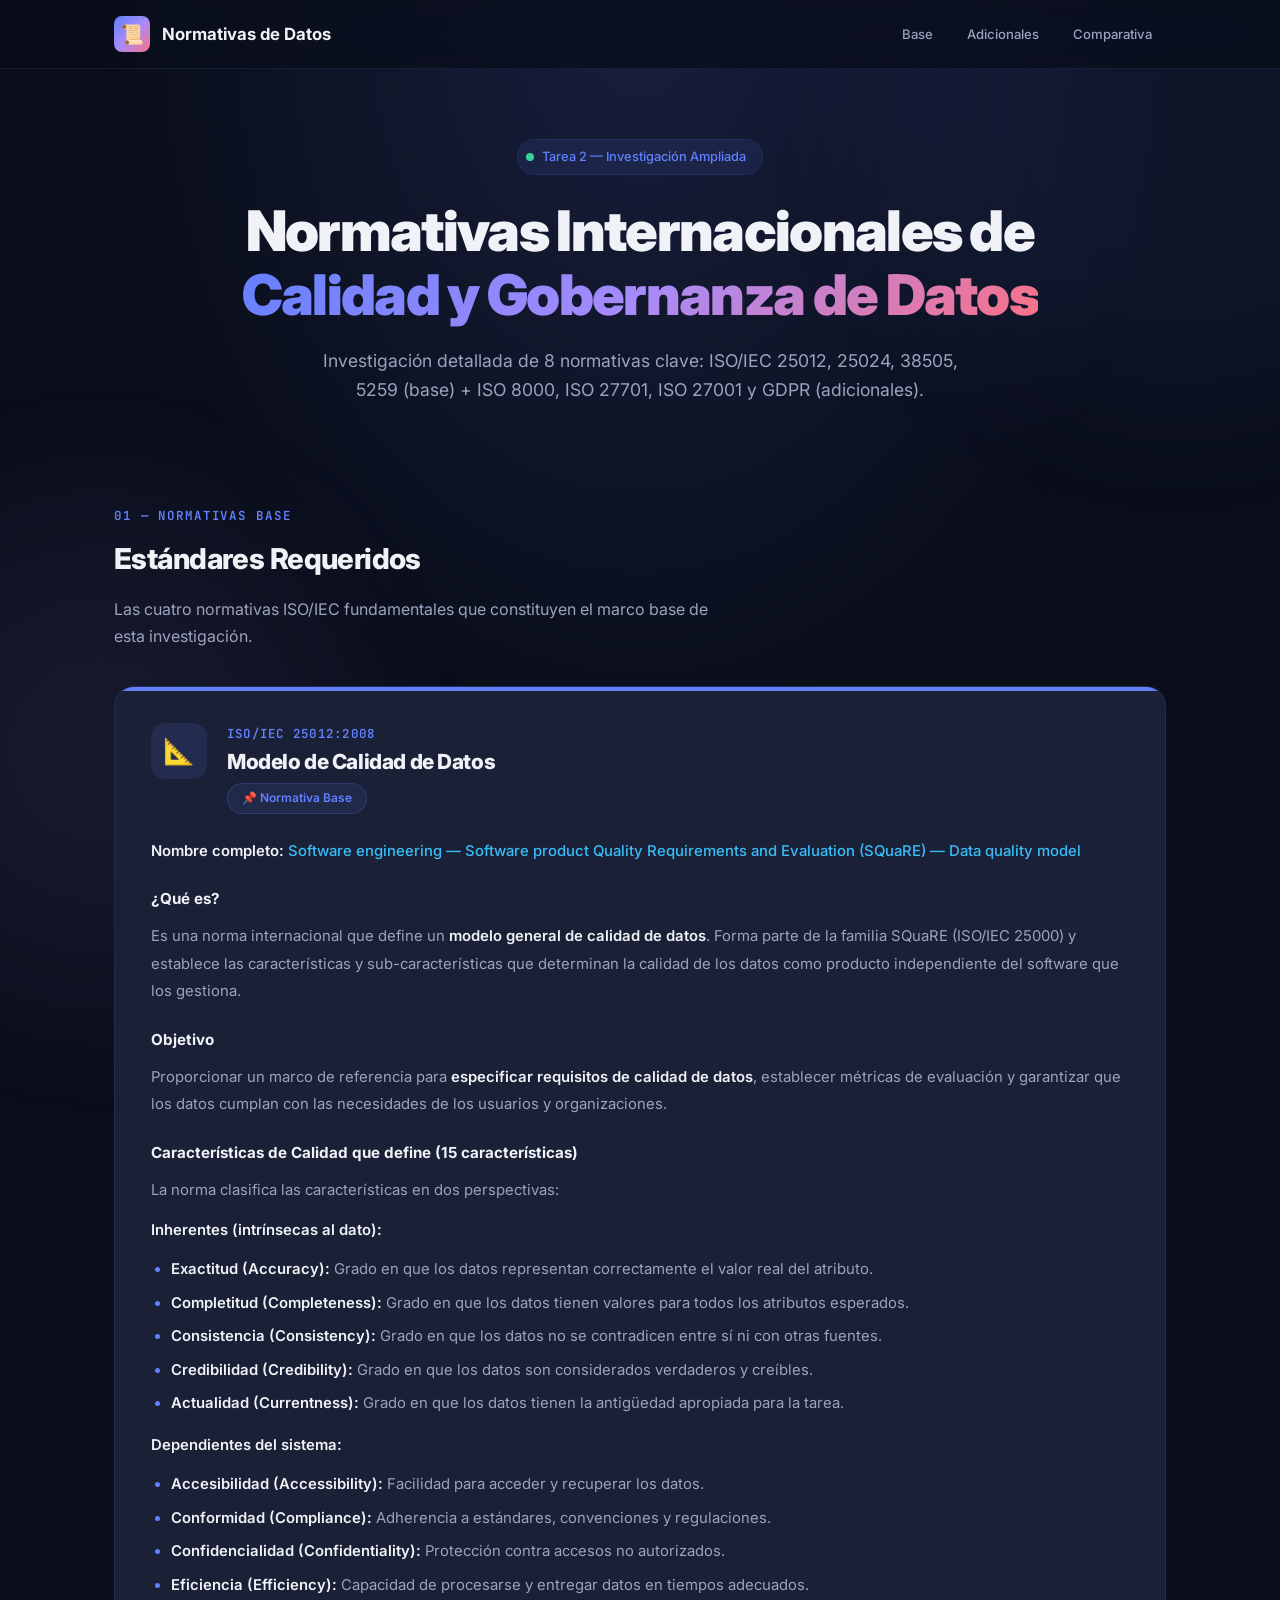
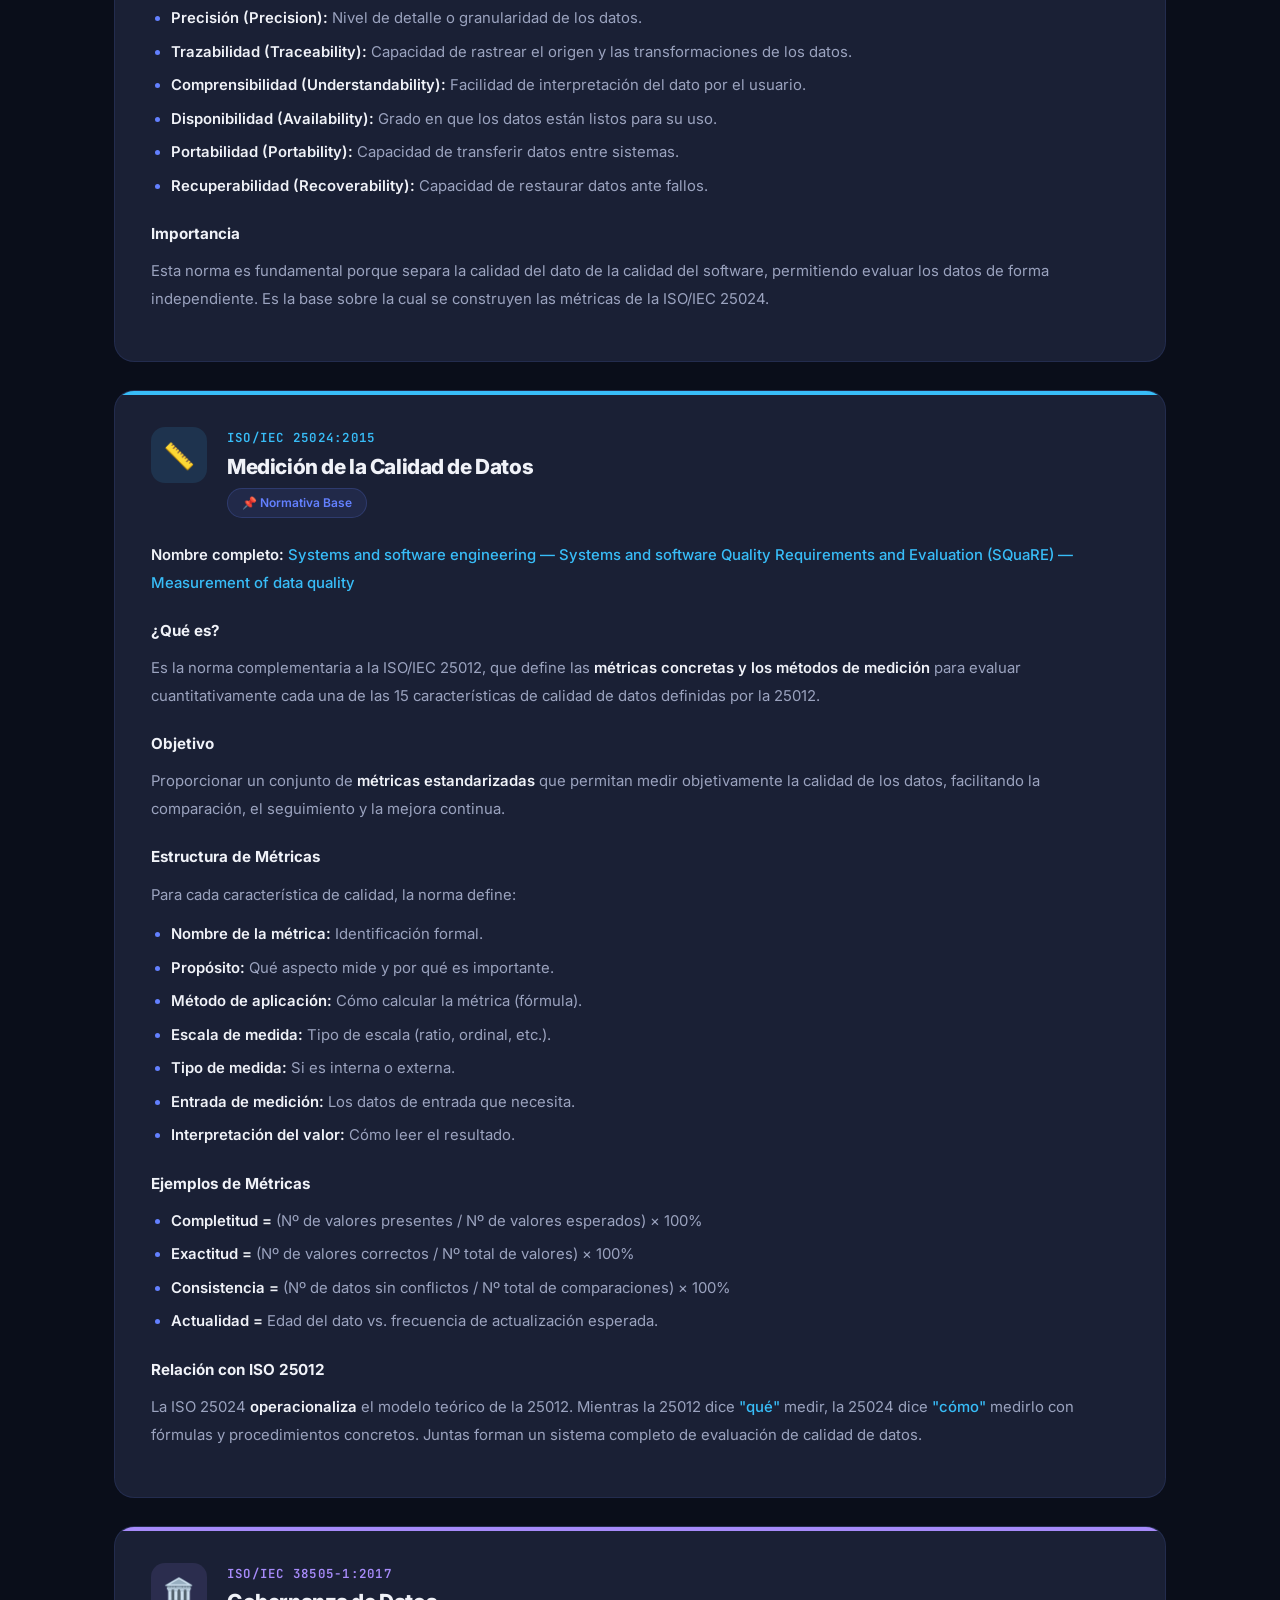
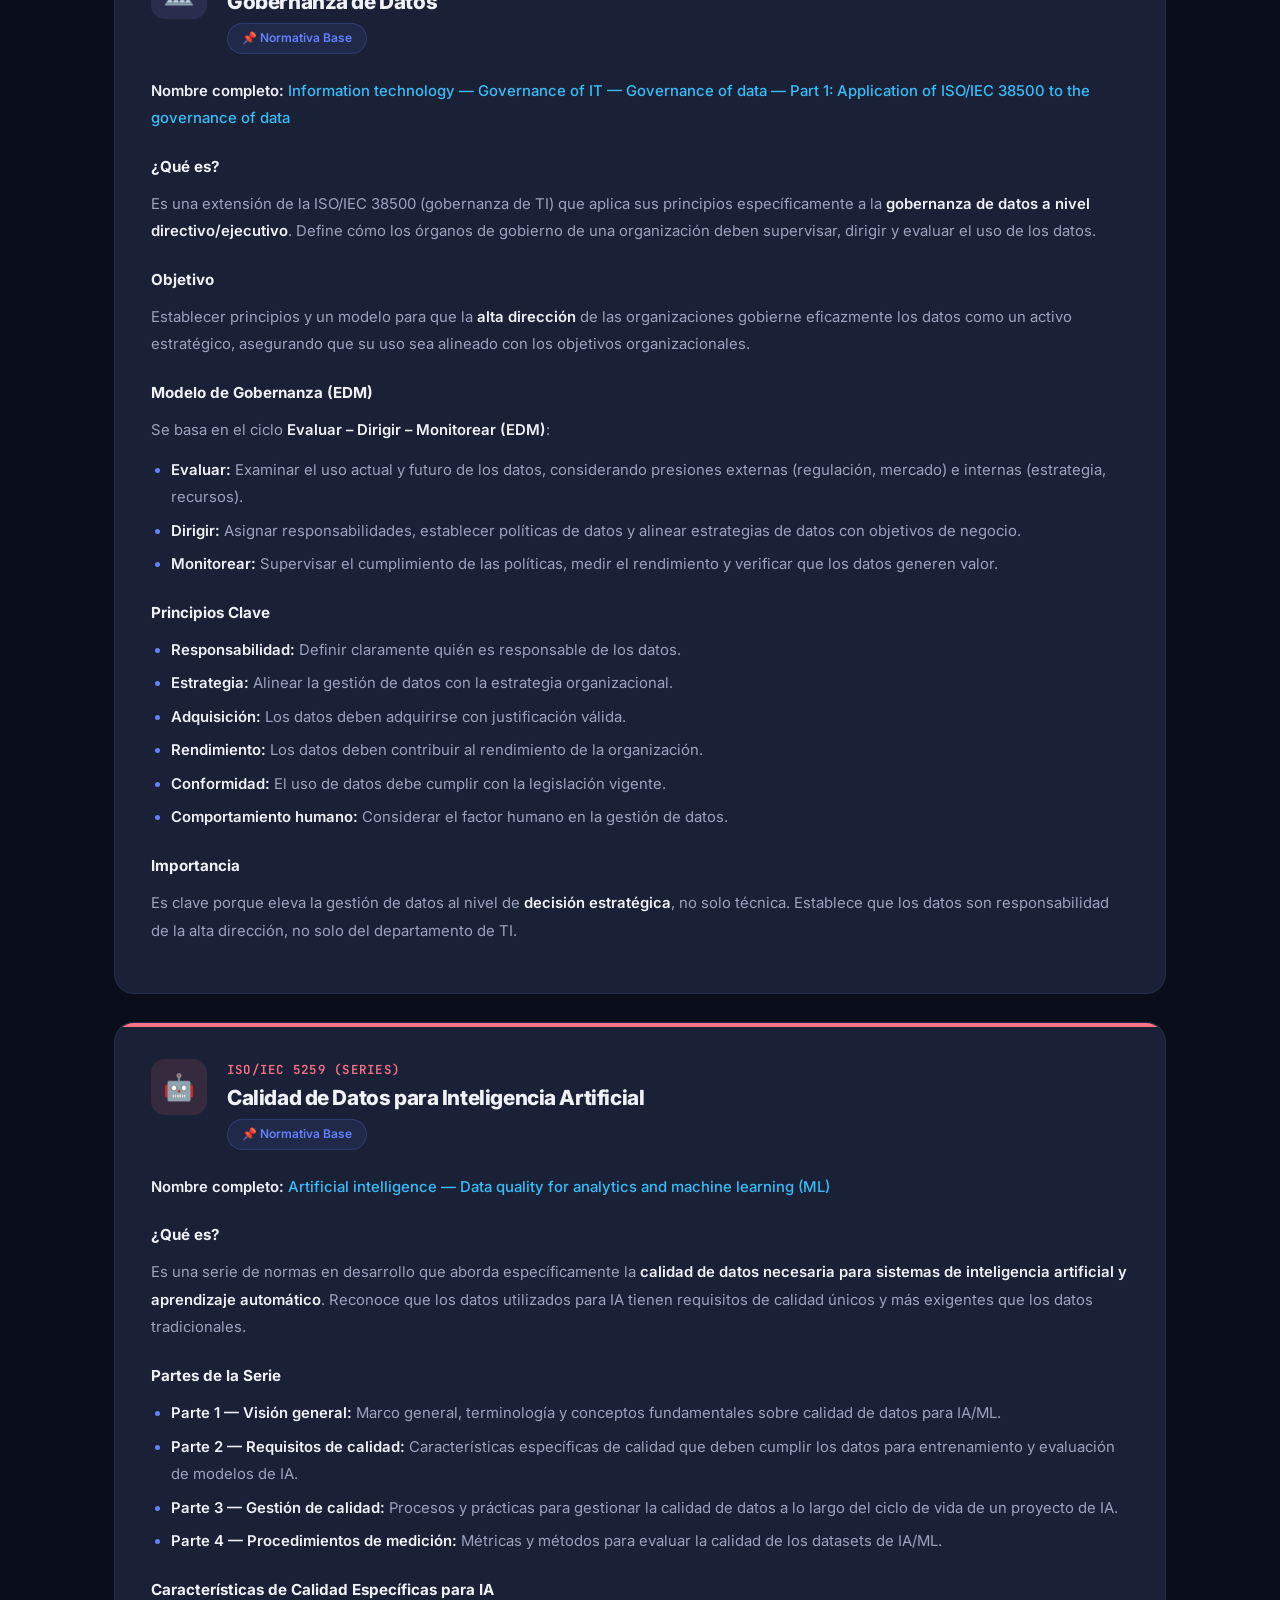
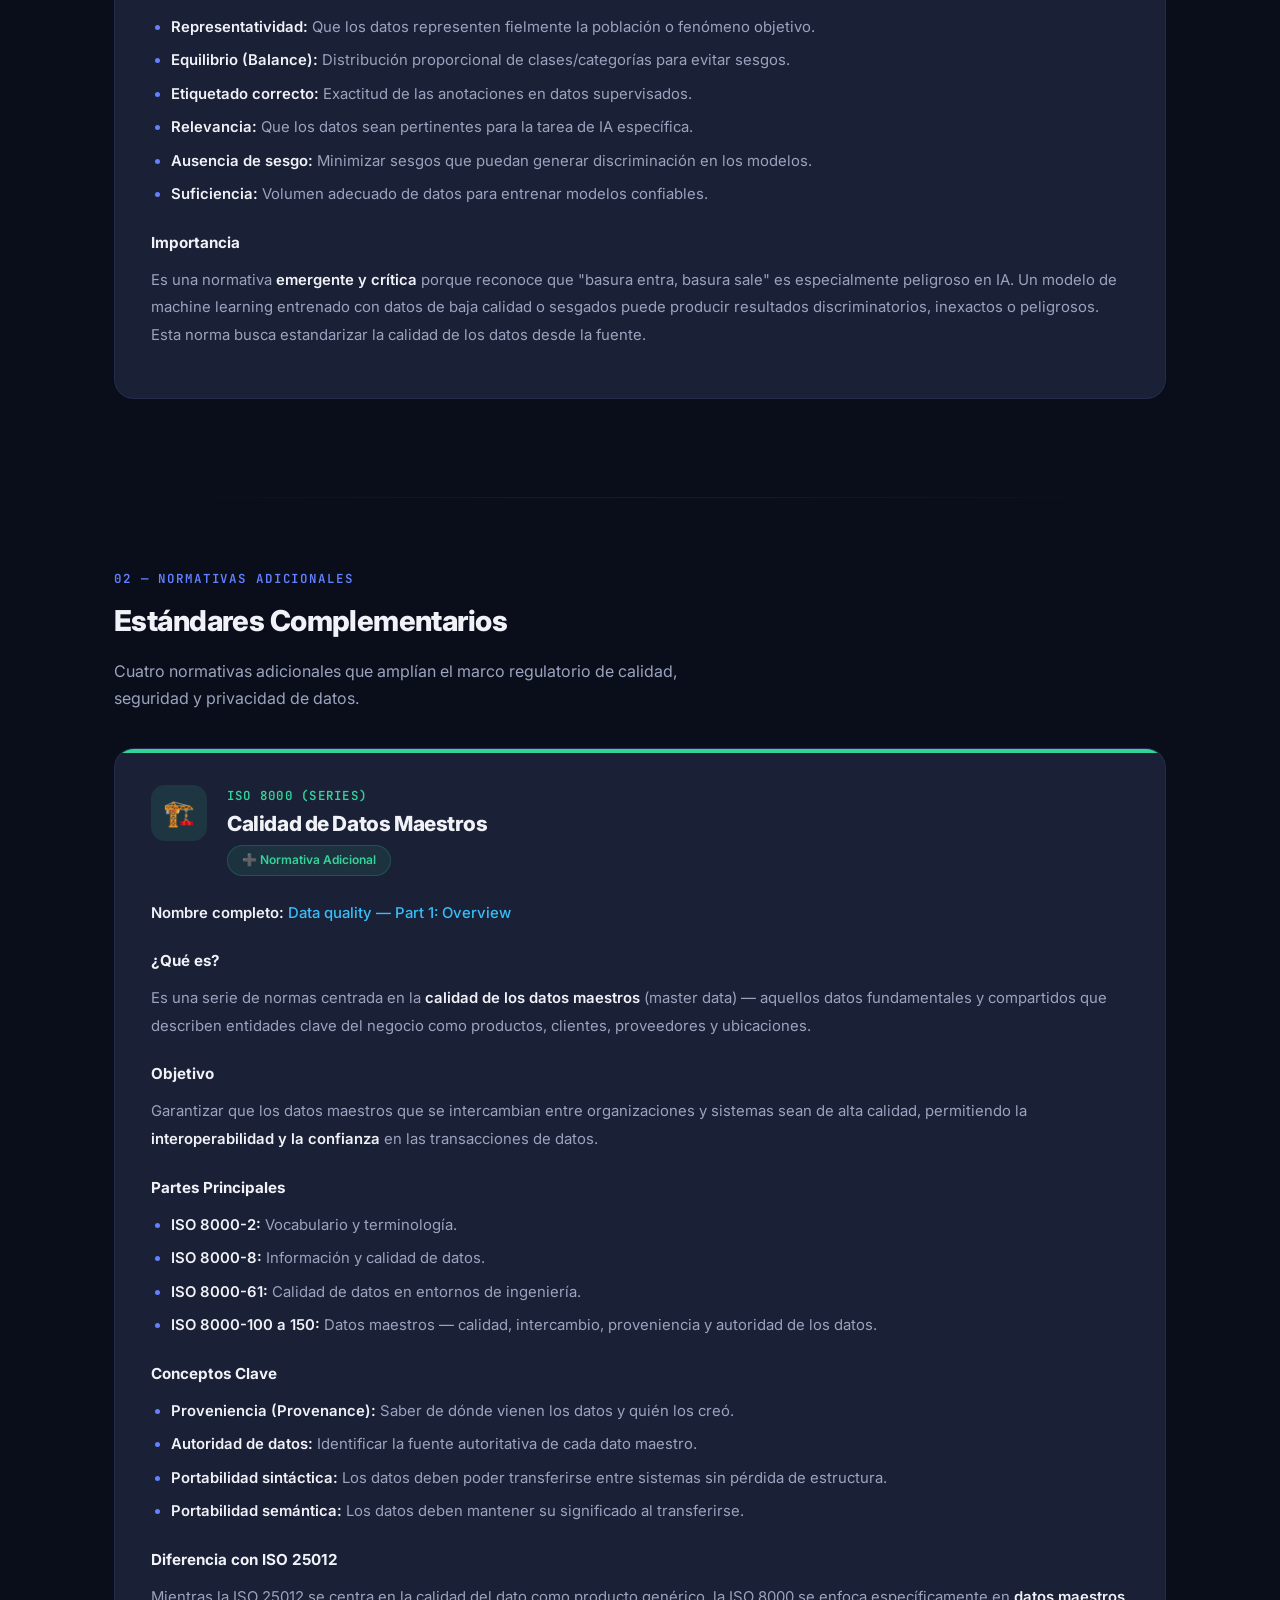
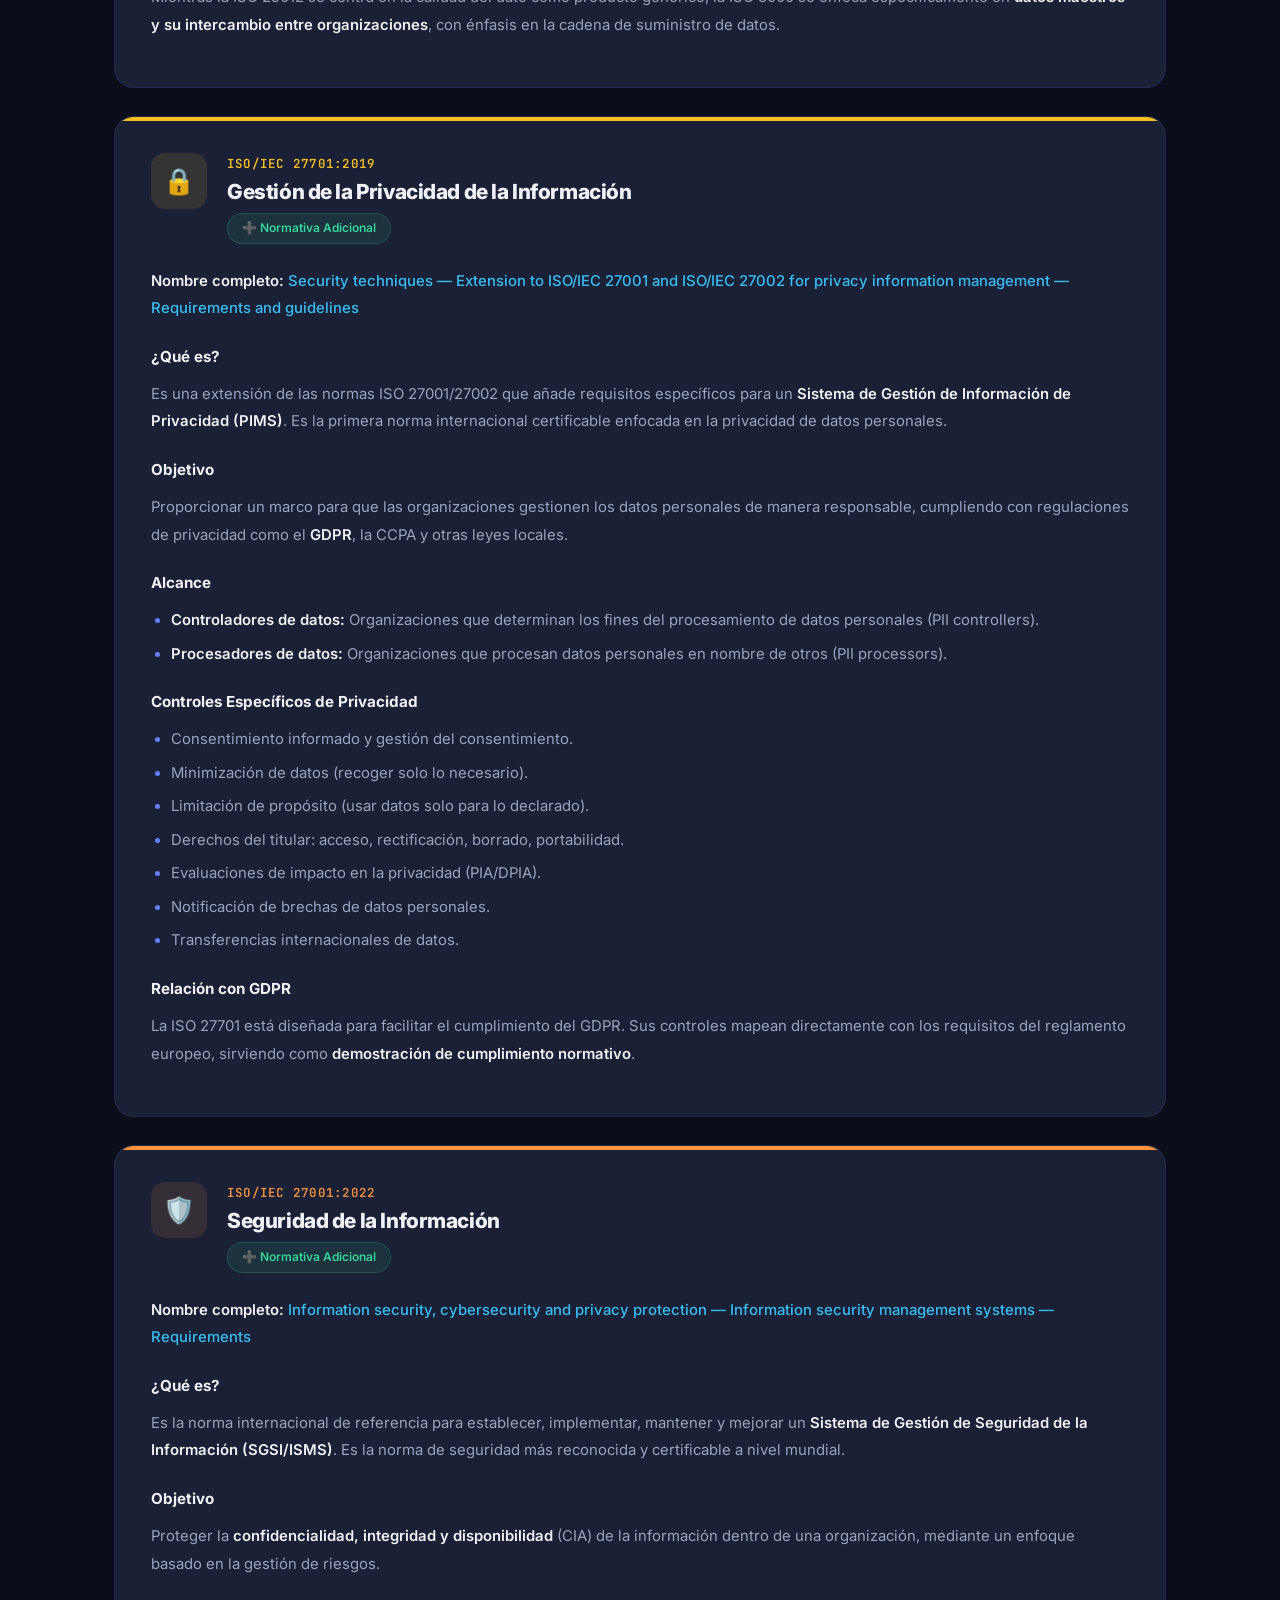
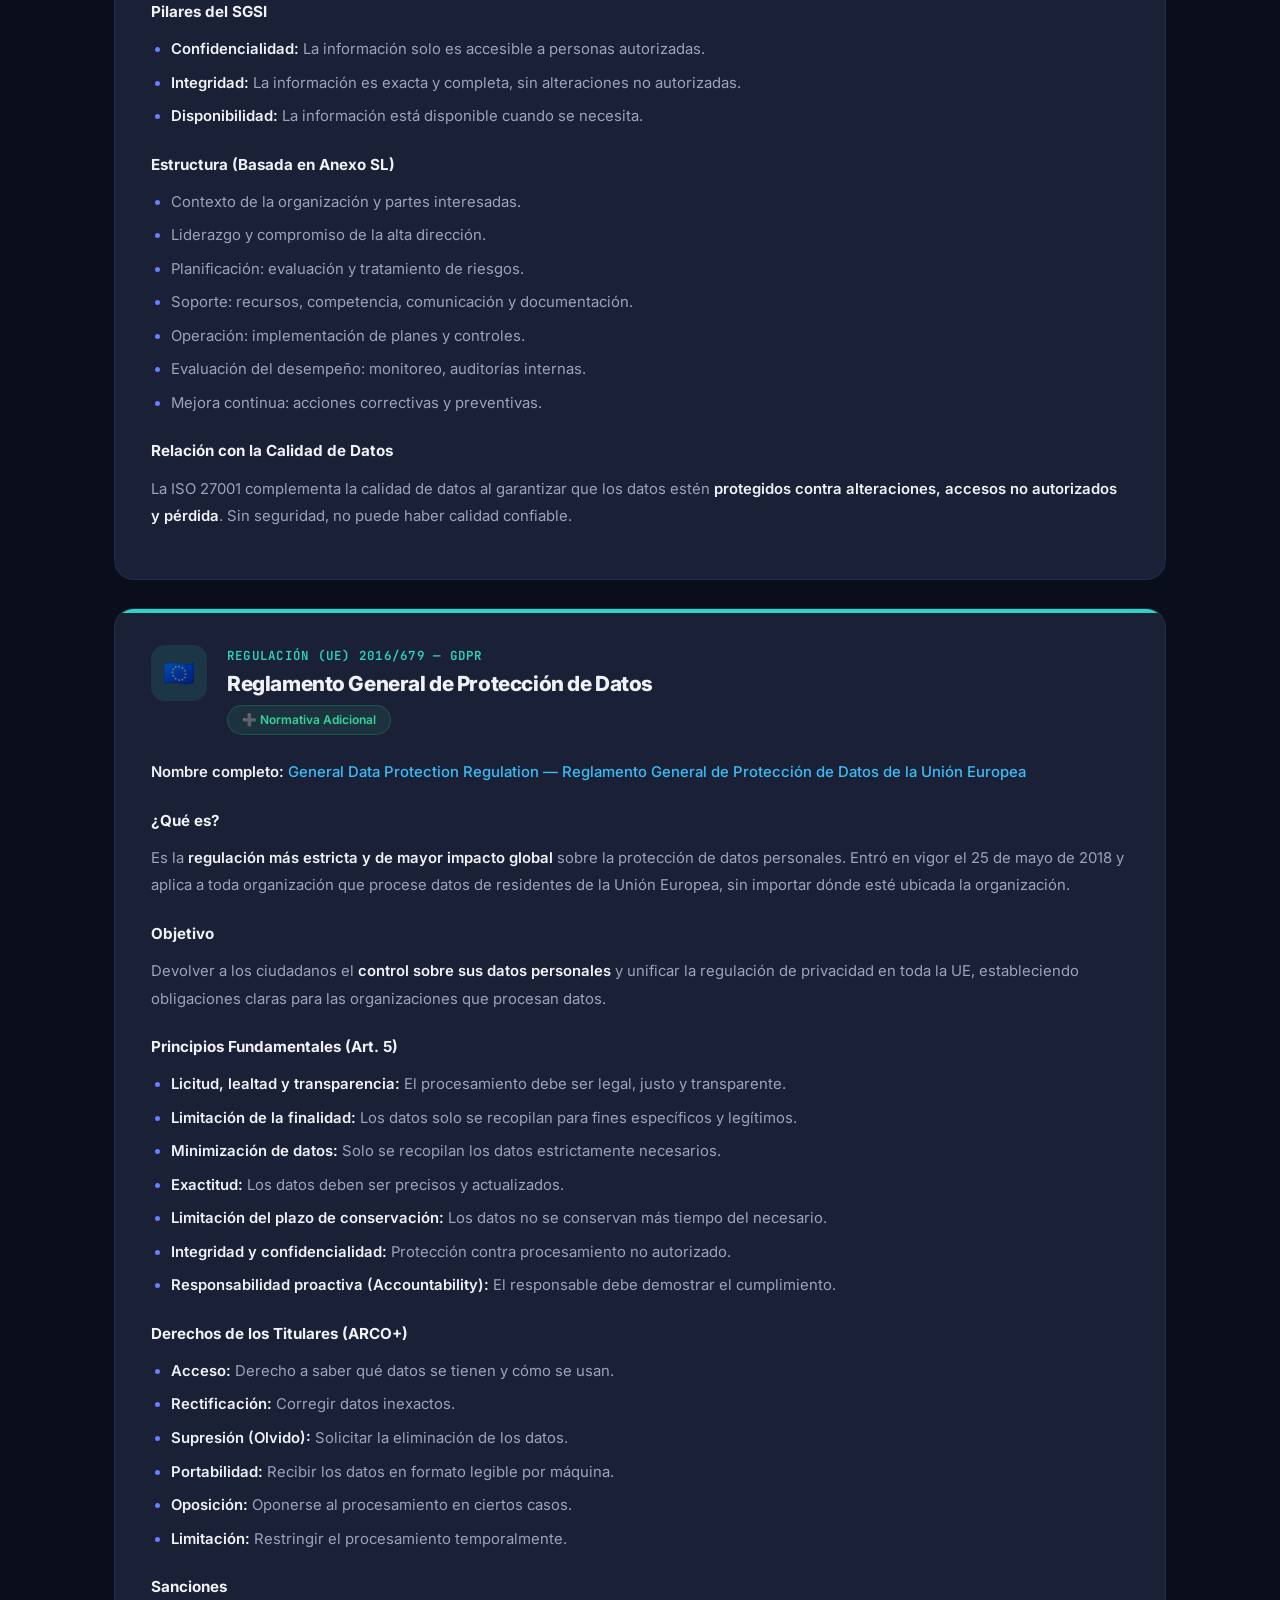
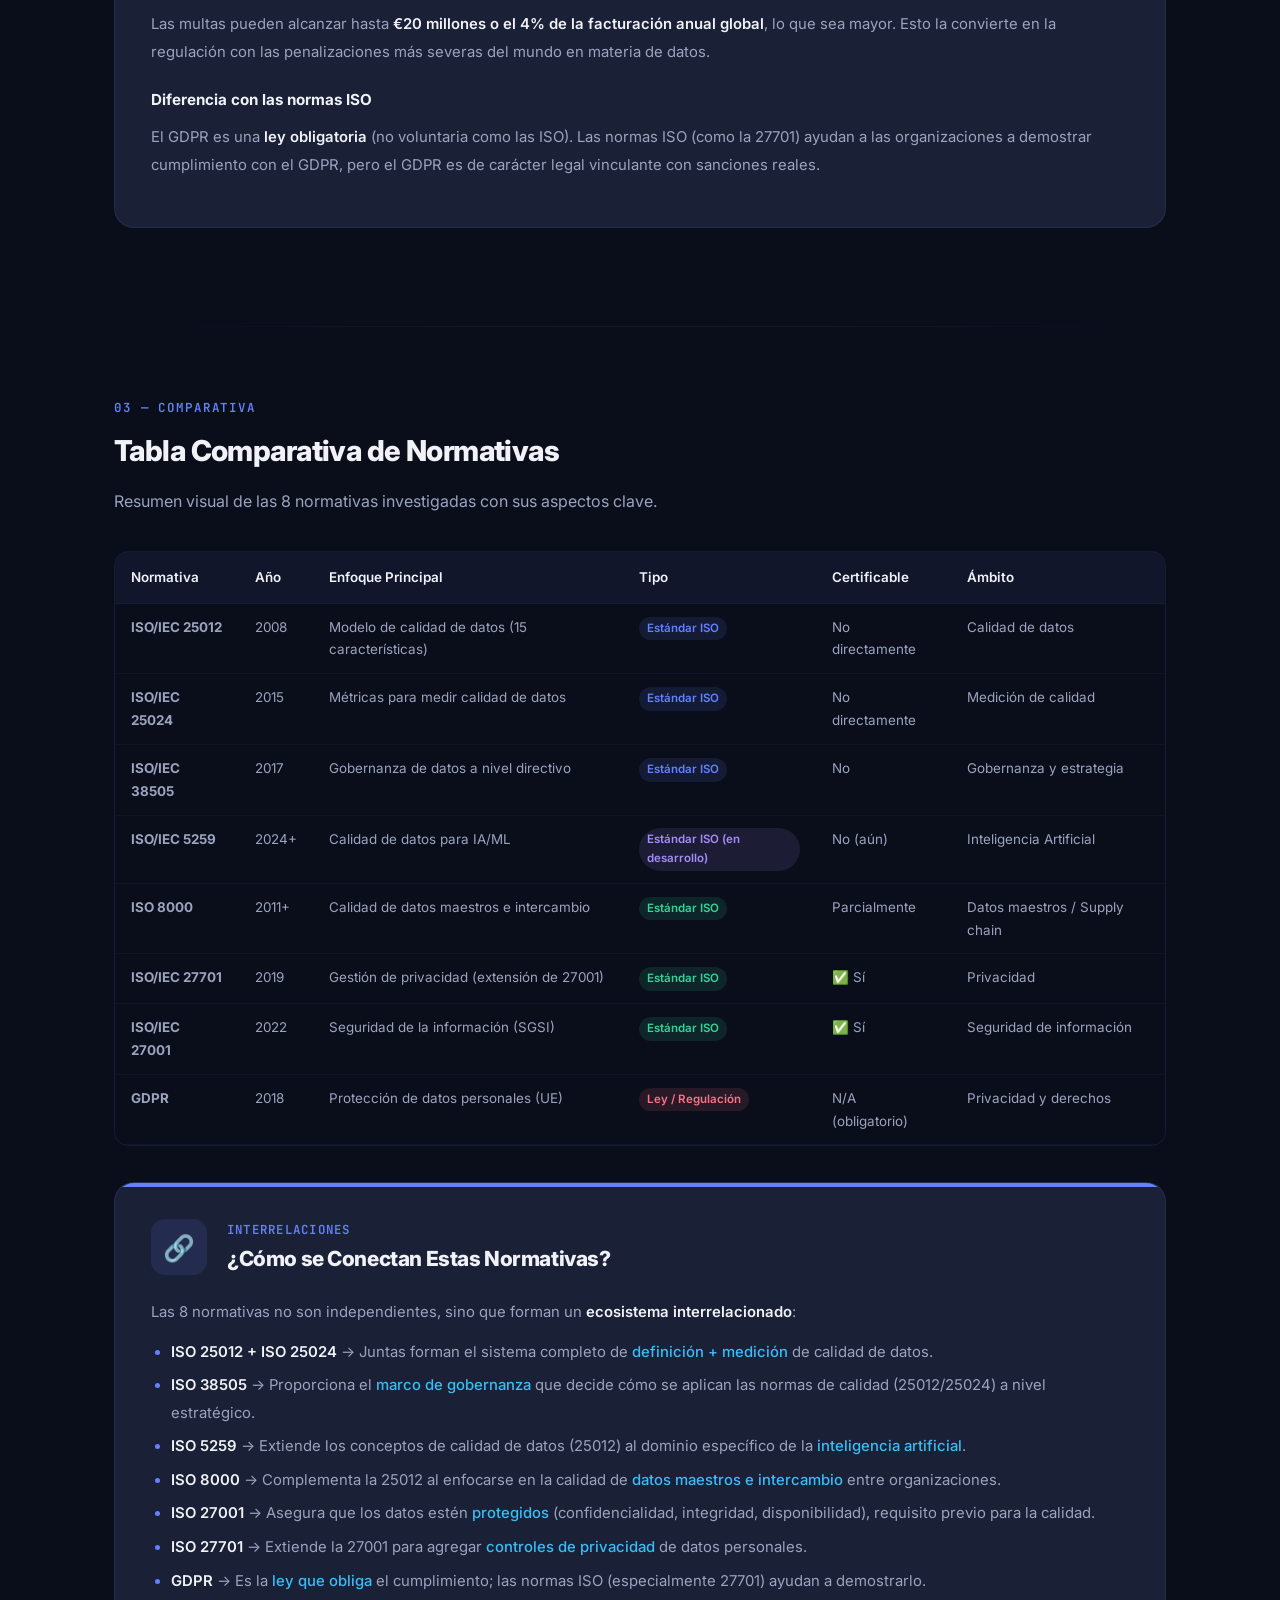
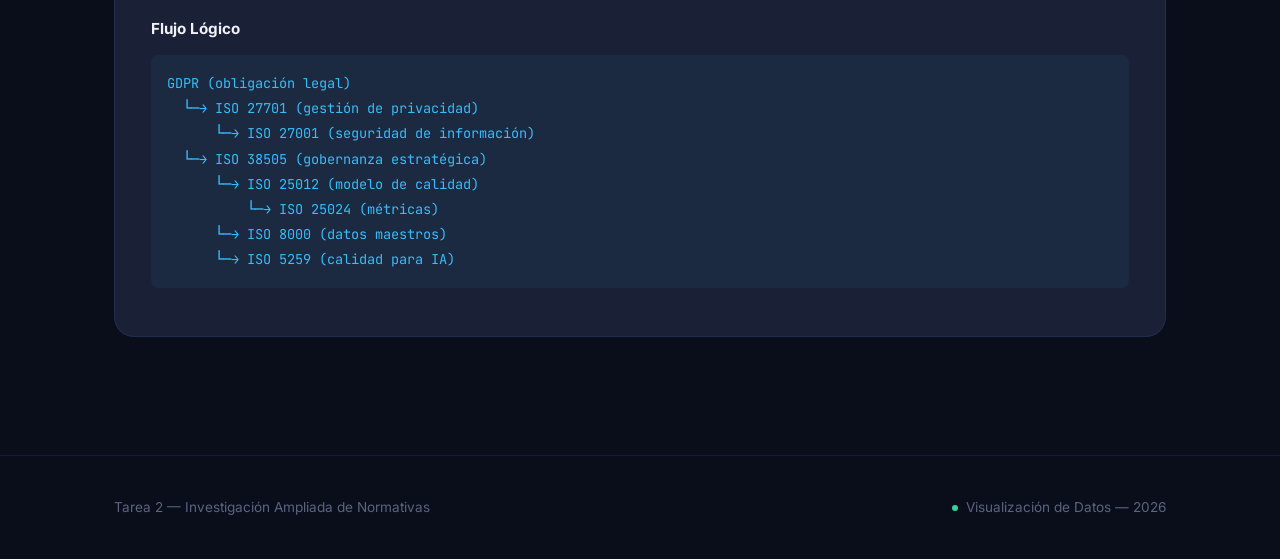
<file: normativas.html>
<!DOCTYPE html>
<html lang="es">
<head>
    <meta charset="UTF-8">
    <meta name="viewport" content="width=device-width, initial-scale=1.0">
    <meta name="description" content="">
    <title>Tarea 2 — Investigación de Normativas de Datos</title>
    <link href="https://fonts.googleapis.com/css2?family=Inter:wght@300;400;500;600;700;800;900&family=JetBrains+Mono:wght@400;500&display=swap" rel="stylesheet">
    <style>
        /* ══════════════════════════════════════════════
           DESIGN SYSTEM
           ══════════════════════════════════════════════ */
        :root {
            --bg-primary: #0a0e1a;
            --bg-secondary: #111827;
            --bg-card: #1a2035;
            --bg-card-alt: #151d30;
            --border-subtle: rgba(99, 128, 255, 0.12);
            --border-glow: rgba(99, 128, 255, 0.3);
            --text-primary: #f0f2f8;
            --text-secondary: #9ba3bf;
            --text-muted: #5c6380;
            --accent-blue: #6380ff;
            --accent-cyan: #38bdf8;
            --accent-purple: #a78bfa;
            --accent-rose: #fb7185;
            --accent-emerald: #34d399;
            --accent-amber: #fbbf24;
            --accent-orange: #fb923c;
            --accent-teal: #2dd4bf;
            --gradient-hero: linear-gradient(135deg, #6380ff 0%, #a78bfa 50%, #fb7185 100%);
            --gradient-card: linear-gradient(145deg, rgba(99,128,255,0.08) 0%, rgba(167,139,250,0.04) 100%);
            --gradient-glow: radial-gradient(ellipse at 50% 0%, rgba(99,128,255,0.15) 0%, transparent 60%);
            --shadow-soft: 0 4px 24px rgba(0,0,0,0.3);
            --shadow-glow: 0 0 40px rgba(99,128,255,0.12);
            --radius-sm: 8px;
            --radius-md: 14px;
            --radius-lg: 20px;
            --radius-xl: 28px;
            --transition-fast: 0.2s cubic-bezier(0.4, 0, 0.2, 1);
            --transition-smooth: 0.4s cubic-bezier(0.4, 0, 0.2, 1);
        }

        *, *::before, *::after { margin: 0; padding: 0; box-sizing: border-box; }

        html { scroll-behavior: smooth; font-size: 16px; }

        body {
            font-family: 'Inter', -apple-system, BlinkMacSystemFont, sans-serif;
            background: var(--bg-primary);
            color: var(--text-primary);
            line-height: 1.7;
            overflow-x: hidden;
        }

        body::before {
            content: '';
            position: fixed;
            inset: 0;
            background: var(--gradient-glow);
            pointer-events: none;
            z-index: 0;
        }

        /* Background orbs */
        .bg-orb { position: fixed; border-radius: 50%; filter: blur(80px); opacity: 0.07; pointer-events: none; z-index: 0; animation: orbFloat 20s ease-in-out infinite; }
        .bg-orb--1 { width: 600px; height: 600px; background: var(--accent-blue); top: -200px; right: -200px; }
        .bg-orb--2 { width: 500px; height: 500px; background: var(--accent-purple); bottom: -100px; left: -150px; animation-delay: -7s; }
        @keyframes orbFloat { 0%, 100% { transform: translate(0,0) scale(1); } 50% { transform: translate(30px,-20px) scale(1.05); } }

        .container { max-width: 1100px; margin: 0 auto; padding: 0 24px; position: relative; z-index: 1; }

        /* ── NAV ── */
        .nav {
            position: sticky; top: 0; z-index: 100; padding: 16px 0;
            backdrop-filter: blur(20px) saturate(180%);
            background: rgba(10,14,26,0.8);
            border-bottom: 1px solid var(--border-subtle);
        }
        .nav__inner { display: flex; align-items: center; justify-content: space-between; }
        .nav__brand { display: flex; align-items: center; gap: 12px; font-weight: 700; font-size: 1.05rem; text-decoration: none; color: var(--text-primary); }
        .nav__icon { width: 36px; height: 36px; background: var(--gradient-hero); border-radius: var(--radius-sm); display: flex; align-items: center; justify-content: center; font-size: 1.2rem; }
        .nav__links { display: flex; gap: 6px; list-style: none; flex-wrap: wrap; }
        .nav__link { text-decoration: none; color: var(--text-secondary); padding: 6px 14px; border-radius: var(--radius-sm); font-size: 0.82rem; font-weight: 500; transition: all var(--transition-fast); }
        .nav__link:hover { color: var(--text-primary); background: rgba(99,128,255,0.1); }

        /* ── HERO ── */
        .hero { padding: 70px 0 50px; text-align: center; }
        .hero__badge { display: inline-flex; align-items: center; gap: 8px; padding: 6px 16px 6px 8px; background: rgba(99,128,255,0.1); border: 1px solid var(--border-subtle); border-radius: 100px; font-size: 0.8rem; font-weight: 500; color: var(--accent-blue); margin-bottom: 24px; animation: fadeInUp 0.6s ease-out; }
        .hero__badge-dot { width: 8px; height: 8px; background: var(--accent-emerald); border-radius: 50%; animation: pulse 2s ease-in-out infinite; }
        @keyframes pulse { 0%,100% { opacity:1; transform:scale(1); } 50% { opacity:0.5; transform:scale(0.8); } }
        .hero__title { font-size: clamp(2.2rem,4.5vw,3.5rem); font-weight: 900; letter-spacing: -0.03em; line-height: 1.15; margin-bottom: 18px; animation: fadeInUp 0.6s ease-out 0.1s both; }
        .hero__title-gradient { background: var(--gradient-hero); -webkit-background-clip: text; -webkit-text-fill-color: transparent; background-clip: text; }
        .hero__subtitle { font-size: 1.1rem; color: var(--text-secondary); max-width: 680px; margin: 0 auto; animation: fadeInUp 0.6s ease-out 0.2s both; }
        @keyframes fadeInUp { from { opacity:0; transform:translateY(20px); } to { opacity:1; transform:translateY(0); } }

        /* ── SECTIONS ── */
        .section { padding: 50px 0; }
        .section__number { font-family: 'JetBrains Mono', monospace; font-size: 0.78rem; font-weight: 600; color: var(--accent-blue); letter-spacing: 0.15em; text-transform: uppercase; margin-bottom: 8px; }
        .section__title { font-size: 1.8rem; font-weight: 800; letter-spacing: -0.02em; margin-bottom: 12px; }
        .section__desc { font-size: 1rem; color: var(--text-secondary); max-width: 600px; margin-bottom: 36px; }

        /* ── NORM CARD ── */
        .norm-card {
            background: var(--bg-card);
            border: 1px solid var(--border-subtle);
            border-radius: var(--radius-lg);
            padding: 36px;
            margin-bottom: 28px;
            position: relative;
            overflow: hidden;
            transition: all var(--transition-smooth);
        }
        .norm-card:hover {
            border-color: var(--border-glow);
            box-shadow: var(--shadow-glow);
        }
        .norm-card::before {
            content: '';
            position: absolute;
            top: 0; left: 0; right: 0;
            height: 4px;
            border-radius: var(--radius-lg) var(--radius-lg) 0 0;
        }

        .norm-card--blue::before { background: var(--accent-blue); }
        .norm-card--cyan::before { background: var(--accent-cyan); }
        .norm-card--purple::before { background: var(--accent-purple); }
        .norm-card--rose::before { background: var(--accent-rose); }
        .norm-card--emerald::before { background: var(--accent-emerald); }
        .norm-card--amber::before { background: var(--accent-amber); }
        .norm-card--orange::before { background: var(--accent-orange); }
        .norm-card--teal::before { background: var(--accent-teal); }

        .norm-card__header { display: flex; align-items: flex-start; gap: 20px; margin-bottom: 24px; }
        .norm-card__icon {
            flex-shrink: 0; width: 56px; height: 56px;
            border-radius: var(--radius-md);
            display: flex; align-items: center; justify-content: center;
            font-size: 1.6rem;
        }
        .norm-card--blue .norm-card__icon { background: rgba(99,128,255,0.12); }
        .norm-card--cyan .norm-card__icon { background: rgba(56,189,248,0.12); }
        .norm-card--purple .norm-card__icon { background: rgba(167,139,250,0.12); }
        .norm-card--rose .norm-card__icon { background: rgba(251,113,133,0.12); }
        .norm-card--emerald .norm-card__icon { background: rgba(52,211,153,0.12); }
        .norm-card--amber .norm-card__icon { background: rgba(251,191,36,0.12); }
        .norm-card--orange .norm-card__icon { background: rgba(251,146,60,0.12); }
        .norm-card--teal .norm-card__icon { background: rgba(45,212,191,0.12); }

        .norm-card__title-group { flex: 1; }
        .norm-card__iso {
            font-family: 'JetBrains Mono', monospace;
            font-size: 0.78rem;
            font-weight: 600;
            letter-spacing: 0.1em;
            margin-bottom: 4px;
        }
        .norm-card--blue .norm-card__iso { color: var(--accent-blue); }
        .norm-card--cyan .norm-card__iso { color: var(--accent-cyan); }
        .norm-card--purple .norm-card__iso { color: var(--accent-purple); }
        .norm-card--rose .norm-card__iso { color: var(--accent-rose); }
        .norm-card--emerald .norm-card__iso { color: var(--accent-emerald); }
        .norm-card--amber .norm-card__iso { color: var(--accent-amber); }
        .norm-card--orange .norm-card__iso { color: var(--accent-orange); }
        .norm-card--teal .norm-card__iso { color: var(--accent-teal); }

        .norm-card__name { font-size: 1.3rem; font-weight: 800; letter-spacing: -0.02em; line-height: 1.3; }
        .norm-card__tag {
            display: inline-flex; align-items: center; gap: 6px;
            padding: 4px 14px; border-radius: 100px; font-size: 0.75rem; font-weight: 600;
            margin-top: 8px;
        }
        .tag--base { background: rgba(99,128,255,0.1); color: var(--accent-blue); border: 1px solid rgba(99,128,255,0.2); }
        .tag--extra { background: rgba(52,211,153,0.1); color: var(--accent-emerald); border: 1px solid rgba(52,211,153,0.2); }

        .norm-card__body { color: var(--text-secondary); font-size: 0.93rem; line-height: 1.85; }
        .norm-card__body h4 { color: var(--text-primary); font-size: 0.95rem; font-weight: 700; margin: 20px 0 10px; }
        .norm-card__body p { margin-bottom: 12px; }
        .norm-card__body ul { padding-left: 20px; margin-bottom: 14px; }
        .norm-card__body li { margin-bottom: 6px; }
        .norm-card__body li::marker { color: var(--accent-blue); }
        .norm-card__body strong { color: var(--text-primary); font-weight: 600; }
        .norm-card__body em { color: var(--accent-cyan); font-style: normal; font-weight: 500; }

        /* ── COMPARISON TABLE ── */
        .table-wrap { overflow-x: auto; border-radius: var(--radius-md); border: 1px solid var(--border-subtle); margin-top: 36px; }
        .comp-table { width: 100%; border-collapse: collapse; font-size: 0.84rem; }
        .comp-table th { background: rgba(99,128,255,0.08); padding: 14px 16px; text-align: left; font-weight: 600; color: var(--text-primary); border-bottom: 1px solid var(--border-subtle); white-space: nowrap; }
        .comp-table td { padding: 12px 16px; border-bottom: 1px solid rgba(99,128,255,0.06); color: var(--text-secondary); vertical-align: top; }
        .comp-table tr:hover td { background: rgba(99,128,255,0.04); }
        .comp-table .tag-sm { display: inline-block; padding: 2px 8px; border-radius: 100px; font-size: 0.72rem; font-weight: 600; }
        .tag-sm--blue { background: rgba(99,128,255,0.12); color: var(--accent-blue); }
        .tag-sm--green { background: rgba(52,211,153,0.12); color: var(--accent-emerald); }
        .tag-sm--purple { background: rgba(167,139,250,0.12); color: var(--accent-purple); }
        .tag-sm--rose { background: rgba(251,113,133,0.12); color: var(--accent-rose); }

        /* ── DIVIDER ── */
        .divider { height: 1px; background: linear-gradient(to right, transparent, var(--border-subtle), transparent); margin: 20px 0; }

        /* ── FOOTER ── */
        .footer { padding: 40px 0; border-top: 1px solid var(--border-subtle); margin-top: 40px; }
        .footer__inner { display: flex; align-items: center; justify-content: space-between; font-size: 0.85rem; color: var(--text-muted); }
        .footer__tool { display: flex; align-items: center; gap: 8px; }
        .footer__dot { width: 6px; height: 6px; background: var(--accent-emerald); border-radius: 50%; }

        /* ── SCROLL REVEAL ── */
        .reveal { opacity: 0; transform: translateY(30px); transition: all 0.7s cubic-bezier(0.4,0,0.2,1); }
        .reveal.visible { opacity: 1; transform: translateY(0); }

        /* ── RESPONSIVE ── */
        @media (max-width: 768px) {
            .nav__links { display: none; }
            .hero { padding: 40px 0 30px; }
            .norm-card { padding: 24px; }
            .norm-card__header { flex-direction: column; gap: 12px; }
            .footer__inner { flex-direction: column; gap: 12px; text-align: center; }
        }
    </style>
</head>
<body>
    <div class="bg-orb bg-orb--1"></div>
    <div class="bg-orb bg-orb--2"></div>

    <!-- Navigation -->
    <nav class="nav">
        <div class="container nav__inner">
            <a href="#" class="nav__brand">
                <div class="nav__icon">📜</div>
                Normativas de Datos
            </a>
            <ul class="nav__links">
                <li><a href="#base" class="nav__link">Base</a></li>
                <li><a href="#adicionales" class="nav__link">Adicionales</a></li>
                <li><a href="#comparativa" class="nav__link">Comparativa</a></li>
            </ul>
        </div>
    </nav>

    <!-- Hero -->
    <header class="hero">
        <div class="container">
            <div class="hero__badge">
                <span class="hero__badge-dot"></span>
                Tarea 2 — Investigación Ampliada
            </div>
            <h1 class="hero__title">
                Normativas Internacionales de<br>
                <span class="hero__title-gradient">Calidad y Gobernanza de Datos</span>
            </h1>
            <p class="hero__subtitle">
                Investigación detallada de 8 normativas clave: ISO/IEC 25012, 25024, 38505, 5259 (base) + ISO 8000, ISO 27701, ISO 27001 y GDPR (adicionales).
            </p>
        </div>
    </header>

    <!-- ═══════════════════════════════════════════
         NORMATIVAS BASE
         ═══════════════════════════════════════════ -->
    <section class="section" id="base">
        <div class="container">
            <div class="section__header">
                <div class="section__number">01 — Normativas Base</div>
                <h2 class="section__title">Estándares Requeridos</h2>
                <p class="section__desc">Las cuatro normativas ISO/IEC fundamentales que constituyen el marco base de esta investigación.</p>
            </div>

            <!-- ISO/IEC 25012 -->
            <div class="norm-card norm-card--blue reveal" id="iso25012">
                <div class="norm-card__header">
                    <div class="norm-card__icon">📐</div>
                    <div class="norm-card__title-group">
                        <div class="norm-card__iso">ISO/IEC 25012:2008</div>
                        <div class="norm-card__name">Modelo de Calidad de Datos</div>
                        <span class="norm-card__tag tag--base">📌 Normativa Base</span>
                    </div>
                </div>
                <div class="norm-card__body">
                    <p><strong>Nombre completo:</strong> <em>Software engineering — Software product Quality Requirements and Evaluation (SQuaRE) — Data quality model</em></p>

                    <h4>¿Qué es?</h4>
                    <p>Es una norma internacional que define un <strong>modelo general de calidad de datos</strong>. Forma parte de la familia SQuaRE (ISO/IEC 25000) y establece las características y sub-características que determinan la calidad de los datos como producto independiente del software que los gestiona.</p>

                    <h4>Objetivo</h4>
                    <p>Proporcionar un marco de referencia para <strong>especificar requisitos de calidad de datos</strong>, establecer métricas de evaluación y garantizar que los datos cumplan con las necesidades de los usuarios y organizaciones.</p>

                    <h4>Características de Calidad que define (15 características)</h4>
                    <p>La norma clasifica las características en dos perspectivas:</p>

                    <p><strong>Inherentes (intrínsecas al dato):</strong></p>
                    <ul>
                        <li><strong>Exactitud (Accuracy):</strong> Grado en que los datos representan correctamente el valor real del atributo.</li>
                        <li><strong>Completitud (Completeness):</strong> Grado en que los datos tienen valores para todos los atributos esperados.</li>
                        <li><strong>Consistencia (Consistency):</strong> Grado en que los datos no se contradicen entre sí ni con otras fuentes.</li>
                        <li><strong>Credibilidad (Credibility):</strong> Grado en que los datos son considerados verdaderos y creíbles.</li>
                        <li><strong>Actualidad (Currentness):</strong> Grado en que los datos tienen la antigüedad apropiada para la tarea.</li>
                    </ul>

                    <p><strong>Dependientes del sistema:</strong></p>
                    <ul>
                        <li><strong>Accesibilidad (Accessibility):</strong> Facilidad para acceder y recuperar los datos.</li>
                        <li><strong>Conformidad (Compliance):</strong> Adherencia a estándares, convenciones y regulaciones.</li>
                        <li><strong>Confidencialidad (Confidentiality):</strong> Protección contra accesos no autorizados.</li>
                        <li><strong>Eficiencia (Efficiency):</strong> Capacidad de procesarse y entregar datos en tiempos adecuados.</li>
                        <li><strong>Precisión (Precision):</strong> Nivel de detalle o granularidad de los datos.</li>
                        <li><strong>Trazabilidad (Traceability):</strong> Capacidad de rastrear el origen y las transformaciones de los datos.</li>
                        <li><strong>Comprensibilidad (Understandability):</strong> Facilidad de interpretación del dato por el usuario.</li>
                        <li><strong>Disponibilidad (Availability):</strong> Grado en que los datos están listos para su uso.</li>
                        <li><strong>Portabilidad (Portability):</strong> Capacidad de transferir datos entre sistemas.</li>
                        <li><strong>Recuperabilidad (Recoverability):</strong> Capacidad de restaurar datos ante fallos.</li>
                    </ul>

                    <h4>Importancia</h4>
                    <p>Esta norma es fundamental porque separa la calidad del dato de la calidad del software, permitiendo evaluar los datos de forma independiente. Es la base sobre la cual se construyen las métricas de la ISO/IEC 25024.</p>
                </div>
            </div>

            <!-- ISO/IEC 25024 -->
            <div class="norm-card norm-card--cyan reveal" id="iso25024">
                <div class="norm-card__header">
                    <div class="norm-card__icon">📏</div>
                    <div class="norm-card__title-group">
                        <div class="norm-card__iso">ISO/IEC 25024:2015</div>
                        <div class="norm-card__name">Medición de la Calidad de Datos</div>
                        <span class="norm-card__tag tag--base">📌 Normativa Base</span>
                    </div>
                </div>
                <div class="norm-card__body">
                    <p><strong>Nombre completo:</strong> <em>Systems and software engineering — Systems and software Quality Requirements and Evaluation (SQuaRE) — Measurement of data quality</em></p>

                    <h4>¿Qué es?</h4>
                    <p>Es la norma complementaria a la ISO/IEC 25012, que define las <strong>métricas concretas y los métodos de medición</strong> para evaluar cuantitativamente cada una de las 15 características de calidad de datos definidas por la 25012.</p>

                    <h4>Objetivo</h4>
                    <p>Proporcionar un conjunto de <strong>métricas estandarizadas</strong> que permitan medir objetivamente la calidad de los datos, facilitando la comparación, el seguimiento y la mejora continua.</p>

                    <h4>Estructura de Métricas</h4>
                    <p>Para cada característica de calidad, la norma define:</p>
                    <ul>
                        <li><strong>Nombre de la métrica:</strong> Identificación formal.</li>
                        <li><strong>Propósito:</strong> Qué aspecto mide y por qué es importante.</li>
                        <li><strong>Método de aplicación:</strong> Cómo calcular la métrica (fórmula).</li>
                        <li><strong>Escala de medida:</strong> Tipo de escala (ratio, ordinal, etc.).</li>
                        <li><strong>Tipo de medida:</strong> Si es interna o externa.</li>
                        <li><strong>Entrada de medición:</strong> Los datos de entrada que necesita.</li>
                        <li><strong>Interpretación del valor:</strong> Cómo leer el resultado.</li>
                    </ul>

                    <h4>Ejemplos de Métricas</h4>
                    <ul>
                        <li><strong>Completitud = </strong> (Nº de valores presentes / Nº de valores esperados) × 100%</li>
                        <li><strong>Exactitud = </strong> (Nº de valores correctos / Nº total de valores) × 100%</li>
                        <li><strong>Consistencia = </strong> (Nº de datos sin conflictos / Nº total de comparaciones) × 100%</li>
                        <li><strong>Actualidad = </strong> Edad del dato vs. frecuencia de actualización esperada.</li>
                    </ul>

                    <h4>Relación con ISO 25012</h4>
                    <p>La ISO 25024 <strong>operacionaliza</strong> el modelo teórico de la 25012. Mientras la 25012 dice <em>"qué"</em> medir, la 25024 dice <em>"cómo"</em> medirlo con fórmulas y procedimientos concretos. Juntas forman un sistema completo de evaluación de calidad de datos.</p>
                </div>
            </div>

            <!-- ISO/IEC 38505 -->
            <div class="norm-card norm-card--purple reveal" id="iso38505">
                <div class="norm-card__header">
                    <div class="norm-card__icon">🏛️</div>
                    <div class="norm-card__title-group">
                        <div class="norm-card__iso">ISO/IEC 38505-1:2017</div>
                        <div class="norm-card__name">Gobernanza de Datos</div>
                        <span class="norm-card__tag tag--base">📌 Normativa Base</span>
                    </div>
                </div>
                <div class="norm-card__body">
                    <p><strong>Nombre completo:</strong> <em>Information technology — Governance of IT — Governance of data — Part 1: Application of ISO/IEC 38500 to the governance of data</em></p>

                    <h4>¿Qué es?</h4>
                    <p>Es una extensión de la ISO/IEC 38500 (gobernanza de TI) que aplica sus principios específicamente a la <strong>gobernanza de datos a nivel directivo/ejecutivo</strong>. Define cómo los órganos de gobierno de una organización deben supervisar, dirigir y evaluar el uso de los datos.</p>

                    <h4>Objetivo</h4>
                    <p>Establecer principios y un modelo para que la <strong>alta dirección</strong> de las organizaciones gobierne eficazmente los datos como un activo estratégico, asegurando que su uso sea alineado con los objetivos organizacionales.</p>

                    <h4>Modelo de Gobernanza (EDM)</h4>
                    <p>Se basa en el ciclo <strong>Evaluar – Dirigir – Monitorear (EDM)</strong>:</p>
                    <ul>
                        <li><strong>Evaluar:</strong> Examinar el uso actual y futuro de los datos, considerando presiones externas (regulación, mercado) e internas (estrategia, recursos).</li>
                        <li><strong>Dirigir:</strong> Asignar responsabilidades, establecer políticas de datos y alinear estrategias de datos con objetivos de negocio.</li>
                        <li><strong>Monitorear:</strong> Supervisar el cumplimiento de las políticas, medir el rendimiento y verificar que los datos generen valor.</li>
                    </ul>

                    <h4>Principios Clave</h4>
                    <ul>
                        <li><strong>Responsabilidad:</strong> Definir claramente quién es responsable de los datos.</li>
                        <li><strong>Estrategia:</strong> Alinear la gestión de datos con la estrategia organizacional.</li>
                        <li><strong>Adquisición:</strong> Los datos deben adquirirse con justificación válida.</li>
                        <li><strong>Rendimiento:</strong> Los datos deben contribuir al rendimiento de la organización.</li>
                        <li><strong>Conformidad:</strong> El uso de datos debe cumplir con la legislación vigente.</li>
                        <li><strong>Comportamiento humano:</strong> Considerar el factor humano en la gestión de datos.</li>
                    </ul>

                    <h4>Importancia</h4>
                    <p>Es clave porque eleva la gestión de datos al nivel de <strong>decisión estratégica</strong>, no solo técnica. Establece que los datos son responsabilidad de la alta dirección, no solo del departamento de TI.</p>
                </div>
            </div>

            <!-- ISO/IEC 5259 -->
            <div class="norm-card norm-card--rose reveal" id="iso5259">
                <div class="norm-card__header">
                    <div class="norm-card__icon">🤖</div>
                    <div class="norm-card__title-group">
                        <div class="norm-card__iso">ISO/IEC 5259 (SERIES)</div>
                        <div class="norm-card__name">Calidad de Datos para Inteligencia Artificial</div>
                        <span class="norm-card__tag tag--base">📌 Normativa Base</span>
                    </div>
                </div>
                <div class="norm-card__body">
                    <p><strong>Nombre completo:</strong> <em>Artificial intelligence — Data quality for analytics and machine learning (ML)</em></p>

                    <h4>¿Qué es?</h4>
                    <p>Es una serie de normas en desarrollo que aborda específicamente la <strong>calidad de datos necesaria para sistemas de inteligencia artificial y aprendizaje automático</strong>. Reconoce que los datos utilizados para IA tienen requisitos de calidad únicos y más exigentes que los datos tradicionales.</p>

                    <h4>Partes de la Serie</h4>
                    <ul>
                        <li><strong>Parte 1 — Visión general:</strong> Marco general, terminología y conceptos fundamentales sobre calidad de datos para IA/ML.</li>
                        <li><strong>Parte 2 — Requisitos de calidad:</strong> Características específicas de calidad que deben cumplir los datos para entrenamiento y evaluación de modelos de IA.</li>
                        <li><strong>Parte 3 — Gestión de calidad:</strong> Procesos y prácticas para gestionar la calidad de datos a lo largo del ciclo de vida de un proyecto de IA.</li>
                        <li><strong>Parte 4 — Procedimientos de medición:</strong> Métricas y métodos para evaluar la calidad de los datasets de IA/ML.</li>
                    </ul>

                    <h4>Características de Calidad Específicas para IA</h4>
                    <ul>
                        <li><strong>Representatividad:</strong> Que los datos representen fielmente la población o fenómeno objetivo.</li>
                        <li><strong>Equilibrio (Balance):</strong> Distribución proporcional de clases/categorías para evitar sesgos.</li>
                        <li><strong>Etiquetado correcto:</strong> Exactitud de las anotaciones en datos supervisados.</li>
                        <li><strong>Relevancia:</strong> Que los datos sean pertinentes para la tarea de IA específica.</li>
                        <li><strong>Ausencia de sesgo:</strong> Minimizar sesgos que puedan generar discriminación en los modelos.</li>
                        <li><strong>Suficiencia:</strong> Volumen adecuado de datos para entrenar modelos confiables.</li>
                    </ul>

                    <h4>Importancia</h4>
                    <p>Es una normativa <strong>emergente y crítica</strong> porque reconoce que "basura entra, basura sale" es especialmente peligroso en IA. Un modelo de machine learning entrenado con datos de baja calidad o sesgados puede producir resultados discriminatorios, inexactos o peligrosos. Esta norma busca estandarizar la calidad de los datos desde la fuente.</p>
                </div>
            </div>
        </div>
    </section>

    <div class="container"><div class="divider"></div></div>

    <!-- ═══════════════════════════════════════════
         NORMATIVAS ADICIONALES
         ═══════════════════════════════════════════ -->
    <section class="section" id="adicionales">
        <div class="container">
            <div class="section__header">
                <div class="section__number">02 — Normativas Adicionales</div>
                <h2 class="section__title">Estándares Complementarios</h2>
                <p class="section__desc">Cuatro normativas adicionales que amplían el marco regulatorio de calidad, seguridad y privacidad de datos.</p>
            </div>

            <!-- ISO 8000 -->
            <div class="norm-card norm-card--emerald reveal" id="iso8000">
                <div class="norm-card__header">
                    <div class="norm-card__icon">🏗️</div>
                    <div class="norm-card__title-group">
                        <div class="norm-card__iso">ISO 8000 (SERIES)</div>
                        <div class="norm-card__name">Calidad de Datos Maestros</div>
                        <span class="norm-card__tag tag--extra">➕ Normativa Adicional</span>
                    </div>
                </div>
                <div class="norm-card__body">
                    <p><strong>Nombre completo:</strong> <em>Data quality — Part 1: Overview</em></p>

                    <h4>¿Qué es?</h4>
                    <p>Es una serie de normas centrada en la <strong>calidad de los datos maestros</strong> (master data) — aquellos datos fundamentales y compartidos que describen entidades clave del negocio como productos, clientes, proveedores y ubicaciones.</p>

                    <h4>Objetivo</h4>
                    <p>Garantizar que los datos maestros que se intercambian entre organizaciones y sistemas sean de alta calidad, permitiendo la <strong>interoperabilidad y la confianza</strong> en las transacciones de datos.</p>

                    <h4>Partes Principales</h4>
                    <ul>
                        <li><strong>ISO 8000-2:</strong> Vocabulario y terminología.</li>
                        <li><strong>ISO 8000-8:</strong> Información y calidad de datos.</li>
                        <li><strong>ISO 8000-61:</strong> Calidad de datos en entornos de ingeniería.</li>
                        <li><strong>ISO 8000-100 a 150:</strong> Datos maestros — calidad, intercambio, proveniencia y autoridad de los datos.</li>
                    </ul>

                    <h4>Conceptos Clave</h4>
                    <ul>
                        <li><strong>Proveniencia (Provenance):</strong> Saber de dónde vienen los datos y quién los creó.</li>
                        <li><strong>Autoridad de datos:</strong> Identificar la fuente autoritativa de cada dato maestro.</li>
                        <li><strong>Portabilidad sintáctica:</strong> Los datos deben poder transferirse entre sistemas sin pérdida de estructura.</li>
                        <li><strong>Portabilidad semántica:</strong> Los datos deben mantener su significado al transferirse.</li>
                    </ul>

                    <h4>Diferencia con ISO 25012</h4>
                    <p>Mientras la ISO 25012 se centra en la calidad del dato como producto genérico, la ISO 8000 se enfoca específicamente en <strong>datos maestros y su intercambio entre organizaciones</strong>, con énfasis en la cadena de suministro de datos.</p>
                </div>
            </div>

            <!-- ISO 27701 -->
            <div class="norm-card norm-card--amber reveal" id="iso27701">
                <div class="norm-card__header">
                    <div class="norm-card__icon">🔒</div>
                    <div class="norm-card__title-group">
                        <div class="norm-card__iso">ISO/IEC 27701:2019</div>
                        <div class="norm-card__name">Gestión de la Privacidad de la Información</div>
                        <span class="norm-card__tag tag--extra">➕ Normativa Adicional</span>
                    </div>
                </div>
                <div class="norm-card__body">
                    <p><strong>Nombre completo:</strong> <em>Security techniques — Extension to ISO/IEC 27001 and ISO/IEC 27002 for privacy information management — Requirements and guidelines</em></p>

                    <h4>¿Qué es?</h4>
                    <p>Es una extensión de las normas ISO 27001/27002 que añade requisitos específicos para un <strong>Sistema de Gestión de Información de Privacidad (PIMS)</strong>. Es la primera norma internacional certificable enfocada en la privacidad de datos personales.</p>

                    <h4>Objetivo</h4>
                    <p>Proporcionar un marco para que las organizaciones gestionen los datos personales de manera responsable, cumpliendo con regulaciones de privacidad como el <strong>GDPR</strong>, la CCPA y otras leyes locales.</p>

                    <h4>Alcance</h4>
                    <ul>
                        <li><strong>Controladores de datos:</strong> Organizaciones que determinan los fines del procesamiento de datos personales (PII controllers).</li>
                        <li><strong>Procesadores de datos:</strong> Organizaciones que procesan datos personales en nombre de otros (PII processors).</li>
                    </ul>

                    <h4>Controles Específicos de Privacidad</h4>
                    <ul>
                        <li>Consentimiento informado y gestión del consentimiento.</li>
                        <li>Minimización de datos (recoger solo lo necesario).</li>
                        <li>Limitación de propósito (usar datos solo para lo declarado).</li>
                        <li>Derechos del titular: acceso, rectificación, borrado, portabilidad.</li>
                        <li>Evaluaciones de impacto en la privacidad (PIA/DPIA).</li>
                        <li>Notificación de brechas de datos personales.</li>
                        <li>Transferencias internacionales de datos.</li>
                    </ul>

                    <h4>Relación con GDPR</h4>
                    <p>La ISO 27701 está diseñada para facilitar el cumplimiento del GDPR. Sus controles mapean directamente con los requisitos del reglamento europeo, sirviendo como <strong>demostración de cumplimiento normativo</strong>.</p>
                </div>
            </div>

            <!-- ISO 27001 -->
            <div class="norm-card norm-card--orange reveal" id="iso27001">
                <div class="norm-card__header">
                    <div class="norm-card__icon">🛡️</div>
                    <div class="norm-card__title-group">
                        <div class="norm-card__iso">ISO/IEC 27001:2022</div>
                        <div class="norm-card__name">Seguridad de la Información</div>
                        <span class="norm-card__tag tag--extra">➕ Normativa Adicional</span>
                    </div>
                </div>
                <div class="norm-card__body">
                    <p><strong>Nombre completo:</strong> <em>Information security, cybersecurity and privacy protection — Information security management systems — Requirements</em></p>

                    <h4>¿Qué es?</h4>
                    <p>Es la norma internacional de referencia para establecer, implementar, mantener y mejorar un <strong>Sistema de Gestión de Seguridad de la Información (SGSI/ISMS)</strong>. Es la norma de seguridad más reconocida y certificable a nivel mundial.</p>

                    <h4>Objetivo</h4>
                    <p>Proteger la <strong>confidencialidad, integridad y disponibilidad</strong> (CIA) de la información dentro de una organización, mediante un enfoque basado en la gestión de riesgos.</p>

                    <h4>Pilares del SGSI</h4>
                    <ul>
                        <li><strong>Confidencialidad:</strong> La información solo es accesible a personas autorizadas.</li>
                        <li><strong>Integridad:</strong> La información es exacta y completa, sin alteraciones no autorizadas.</li>
                        <li><strong>Disponibilidad:</strong> La información está disponible cuando se necesita.</li>
                    </ul>

                    <h4>Estructura (Basada en Anexo SL)</h4>
                    <ul>
                        <li>Contexto de la organización y partes interesadas.</li>
                        <li>Liderazgo y compromiso de la alta dirección.</li>
                        <li>Planificación: evaluación y tratamiento de riesgos.</li>
                        <li>Soporte: recursos, competencia, comunicación y documentación.</li>
                        <li>Operación: implementación de planes y controles.</li>
                        <li>Evaluación del desempeño: monitoreo, auditorías internas.</li>
                        <li>Mejora continua: acciones correctivas y preventivas.</li>
                    </ul>

                    <h4>Relación con la Calidad de Datos</h4>
                    <p>La ISO 27001 complementa la calidad de datos al garantizar que los datos estén <strong>protegidos contra alteraciones, accesos no autorizados y pérdida</strong>. Sin seguridad, no puede haber calidad confiable.</p>
                </div>
            </div>

            <!-- GDPR -->
            <div class="norm-card norm-card--teal reveal" id="gdpr">
                <div class="norm-card__header">
                    <div class="norm-card__icon">🇪🇺</div>
                    <div class="norm-card__title-group">
                        <div class="norm-card__iso">REGULACIÓN (UE) 2016/679 — GDPR</div>
                        <div class="norm-card__name">Reglamento General de Protección de Datos</div>
                        <span class="norm-card__tag tag--extra">➕ Normativa Adicional</span>
                    </div>
                </div>
                <div class="norm-card__body">
                    <p><strong>Nombre completo:</strong> <em>General Data Protection Regulation — Reglamento General de Protección de Datos de la Unión Europea</em></p>

                    <h4>¿Qué es?</h4>
                    <p>Es la <strong>regulación más estricta y de mayor impacto global</strong> sobre la protección de datos personales. Entró en vigor el 25 de mayo de 2018 y aplica a toda organización que procese datos de residentes de la Unión Europea, sin importar dónde esté ubicada la organización.</p>

                    <h4>Objetivo</h4>
                    <p>Devolver a los ciudadanos el <strong>control sobre sus datos personales</strong> y unificar la regulación de privacidad en toda la UE, estableciendo obligaciones claras para las organizaciones que procesan datos.</p>

                    <h4>Principios Fundamentales (Art. 5)</h4>
                    <ul>
                        <li><strong>Licitud, lealtad y transparencia:</strong> El procesamiento debe ser legal, justo y transparente.</li>
                        <li><strong>Limitación de la finalidad:</strong> Los datos solo se recopilan para fines específicos y legítimos.</li>
                        <li><strong>Minimización de datos:</strong> Solo se recopilan los datos estrictamente necesarios.</li>
                        <li><strong>Exactitud:</strong> Los datos deben ser precisos y actualizados.</li>
                        <li><strong>Limitación del plazo de conservación:</strong> Los datos no se conservan más tiempo del necesario.</li>
                        <li><strong>Integridad y confidencialidad:</strong> Protección contra procesamiento no autorizado.</li>
                        <li><strong>Responsabilidad proactiva (Accountability):</strong> El responsable debe demostrar el cumplimiento.</li>
                    </ul>

                    <h4>Derechos de los Titulares (ARCO+)</h4>
                    <ul>
                        <li><strong>Acceso:</strong> Derecho a saber qué datos se tienen y cómo se usan.</li>
                        <li><strong>Rectificación:</strong> Corregir datos inexactos.</li>
                        <li><strong>Supresión (Olvido):</strong> Solicitar la eliminación de los datos.</li>
                        <li><strong>Portabilidad:</strong> Recibir los datos en formato legible por máquina.</li>
                        <li><strong>Oposición:</strong> Oponerse al procesamiento en ciertos casos.</li>
                        <li><strong>Limitación:</strong> Restringir el procesamiento temporalmente.</li>
                    </ul>

                    <h4>Sanciones</h4>
                    <p>Las multas pueden alcanzar hasta <strong>€20 millones o el 4% de la facturación anual global</strong>, lo que sea mayor. Esto la convierte en la regulación con las penalizaciones más severas del mundo en materia de datos.</p>

                    <h4>Diferencia con las normas ISO</h4>
                    <p>El GDPR es una <strong>ley obligatoria</strong> (no voluntaria como las ISO). Las normas ISO (como la 27701) ayudan a las organizaciones a demostrar cumplimiento con el GDPR, pero el GDPR es de carácter legal vinculante con sanciones reales.</p>
                </div>
            </div>
        </div>
    </section>

    <div class="container"><div class="divider"></div></div>

    <!-- ═══════════════════════════════════════════
         TABLA COMPARATIVA
         ═══════════════════════════════════════════ -->
    <section class="section" id="comparativa">
        <div class="container">
            <div class="section__header">
                <div class="section__number">03 — Comparativa</div>
                <h2 class="section__title">Tabla Comparativa de Normativas</h2>
                <p class="section__desc">Resumen visual de las 8 normativas investigadas con sus aspectos clave.</p>
            </div>

            <div class="table-wrap reveal">
                <table class="comp-table">
                    <thead>
                        <tr>
                            <th>Normativa</th>
                            <th>Año</th>
                            <th>Enfoque Principal</th>
                            <th>Tipo</th>
                            <th>Certificable</th>
                            <th>Ámbito</th>
                        </tr>
                    </thead>
                    <tbody>
                        <tr>
                            <td><strong>ISO/IEC 25012</strong></td>
                            <td>2008</td>
                            <td>Modelo de calidad de datos (15 características)</td>
                            <td><span class="tag-sm tag-sm--blue">Estándar ISO</span></td>
                            <td>No directamente</td>
                            <td>Calidad de datos</td>
                        </tr>
                        <tr>
                            <td><strong>ISO/IEC 25024</strong></td>
                            <td>2015</td>
                            <td>Métricas para medir calidad de datos</td>
                            <td><span class="tag-sm tag-sm--blue">Estándar ISO</span></td>
                            <td>No directamente</td>
                            <td>Medición de calidad</td>
                        </tr>
                        <tr>
                            <td><strong>ISO/IEC 38505</strong></td>
                            <td>2017</td>
                            <td>Gobernanza de datos a nivel directivo</td>
                            <td><span class="tag-sm tag-sm--blue">Estándar ISO</span></td>
                            <td>No</td>
                            <td>Gobernanza y estrategia</td>
                        </tr>
                        <tr>
                            <td><strong>ISO/IEC 5259</strong></td>
                            <td>2024+</td>
                            <td>Calidad de datos para IA/ML</td>
                            <td><span class="tag-sm tag-sm--purple">Estándar ISO (en desarrollo)</span></td>
                            <td>No (aún)</td>
                            <td>Inteligencia Artificial</td>
                        </tr>
                        <tr>
                            <td><strong>ISO 8000</strong></td>
                            <td>2011+</td>
                            <td>Calidad de datos maestros e intercambio</td>
                            <td><span class="tag-sm tag-sm--green">Estándar ISO</span></td>
                            <td>Parcialmente</td>
                            <td>Datos maestros / Supply chain</td>
                        </tr>
                        <tr>
                            <td><strong>ISO/IEC 27701</strong></td>
                            <td>2019</td>
                            <td>Gestión de privacidad (extensión de 27001)</td>
                            <td><span class="tag-sm tag-sm--green">Estándar ISO</span></td>
                            <td>✅ Sí</td>
                            <td>Privacidad</td>
                        </tr>
                        <tr>
                            <td><strong>ISO/IEC 27001</strong></td>
                            <td>2022</td>
                            <td>Seguridad de la información (SGSI)</td>
                            <td><span class="tag-sm tag-sm--green">Estándar ISO</span></td>
                            <td>✅ Sí</td>
                            <td>Seguridad de información</td>
                        </tr>
                        <tr>
                            <td><strong>GDPR</strong></td>
                            <td>2018</td>
                            <td>Protección de datos personales (UE)</td>
                            <td><span class="tag-sm tag-sm--rose">Ley / Regulación</span></td>
                            <td>N/A (obligatorio)</td>
                            <td>Privacidad y derechos</td>
                        </tr>
                    </tbody>
                </table>
            </div>

            <!-- Relationships Diagram Description -->
            <div class="norm-card norm-card--blue reveal" style="margin-top: 36px;">
                <div class="norm-card__header">
                    <div class="norm-card__icon">🔗</div>
                    <div class="norm-card__title-group">
                        <div class="norm-card__iso">INTERRELACIONES</div>
                        <div class="norm-card__name">¿Cómo se Conectan Estas Normativas?</div>
                    </div>
                </div>
                <div class="norm-card__body">
                    <p>Las 8 normativas no son independientes, sino que forman un <strong>ecosistema interrelacionado</strong>:</p>
                    <ul>
                        <li><strong>ISO 25012 + ISO 25024</strong> → Juntas forman el sistema completo de <em>definición + medición</em> de calidad de datos.</li>
                        <li><strong>ISO 38505</strong> → Proporciona el <em>marco de gobernanza</em> que decide cómo se aplican las normas de calidad (25012/25024) a nivel estratégico.</li>
                        <li><strong>ISO 5259</strong> → Extiende los conceptos de calidad de datos (25012) al dominio específico de la <em>inteligencia artificial</em>.</li>
                        <li><strong>ISO 8000</strong> → Complementa la 25012 al enfocarse en la calidad de <em>datos maestros e intercambio</em> entre organizaciones.</li>
                        <li><strong>ISO 27001</strong> → Asegura que los datos estén <em>protegidos</em> (confidencialidad, integridad, disponibilidad), requisito previo para la calidad.</li>
                        <li><strong>ISO 27701</strong> → Extiende la 27001 para agregar <em>controles de privacidad</em> de datos personales.</li>
                        <li><strong>GDPR</strong> → Es la <em>ley que obliga</em> el cumplimiento; las normas ISO (especialmente 27701) ayudan a demostrarlo.</li>
                    </ul>

                    <h4>Flujo Lógico</h4>
                    <p style="font-family: 'JetBrains Mono', monospace; font-size: 0.85rem; color: var(--accent-cyan); background: rgba(56,189,248,0.06); padding: 16px; border-radius: var(--radius-sm); margin-top: 12px;">
                        GDPR (obligación legal)<br>
                        &nbsp;&nbsp;└─→ ISO 27701 (gestión de privacidad)<br>
                        &nbsp;&nbsp;&nbsp;&nbsp;&nbsp;&nbsp;└─→ ISO 27001 (seguridad de información)<br>
                        &nbsp;&nbsp;└─→ ISO 38505 (gobernanza estratégica)<br>
                        &nbsp;&nbsp;&nbsp;&nbsp;&nbsp;&nbsp;└─→ ISO 25012 (modelo de calidad)<br>
                        &nbsp;&nbsp;&nbsp;&nbsp;&nbsp;&nbsp;&nbsp;&nbsp;&nbsp;&nbsp;└─→ ISO 25024 (métricas)<br>
                        &nbsp;&nbsp;&nbsp;&nbsp;&nbsp;&nbsp;└─→ ISO 8000 (datos maestros)<br>
                        &nbsp;&nbsp;&nbsp;&nbsp;&nbsp;&nbsp;└─→ ISO 5259 (calidad para IA)
                    </p>
                </div>
            </div>
        </div>
    </section>

    <!-- Footer -->
    <footer class="footer">
        <div class="container footer__inner">
            <span>Tarea 2 — Investigación Ampliada de Normativas</span>
            <div class="footer__tool">
                <span class="footer__dot"></span>
                <span>Visualización de Datos — 2026</span>
            </div>
        </div>
    </footer>

    <!-- Scroll Reveal -->
    <script>
        const observer = new IntersectionObserver((entries) => {
            entries.forEach(entry => {
                if (entry.isIntersecting) entry.target.classList.add('visible');
            });
        }, { threshold: 0.1, rootMargin: '0px 0px -40px 0px' });
        document.querySelectorAll('.reveal').forEach(el => observer.observe(el));
    </script>
</body>
</html>
</file>
